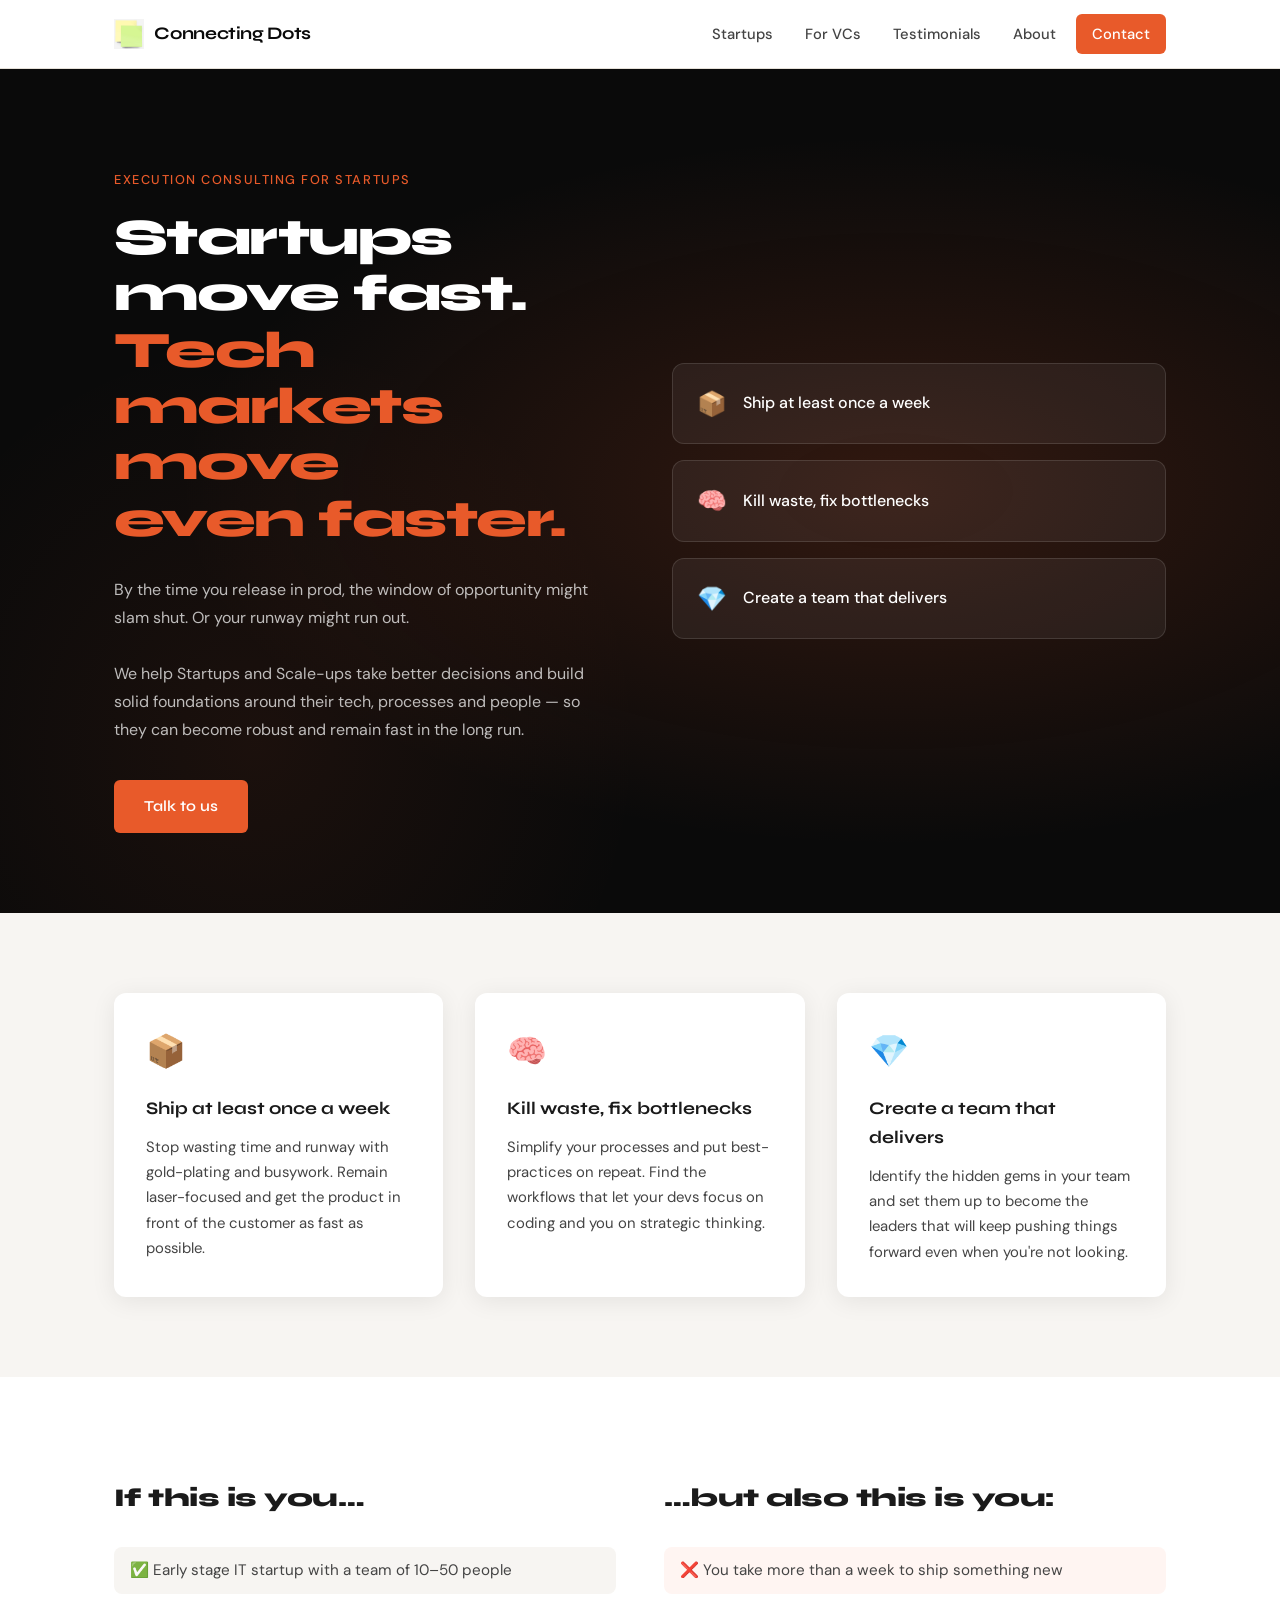
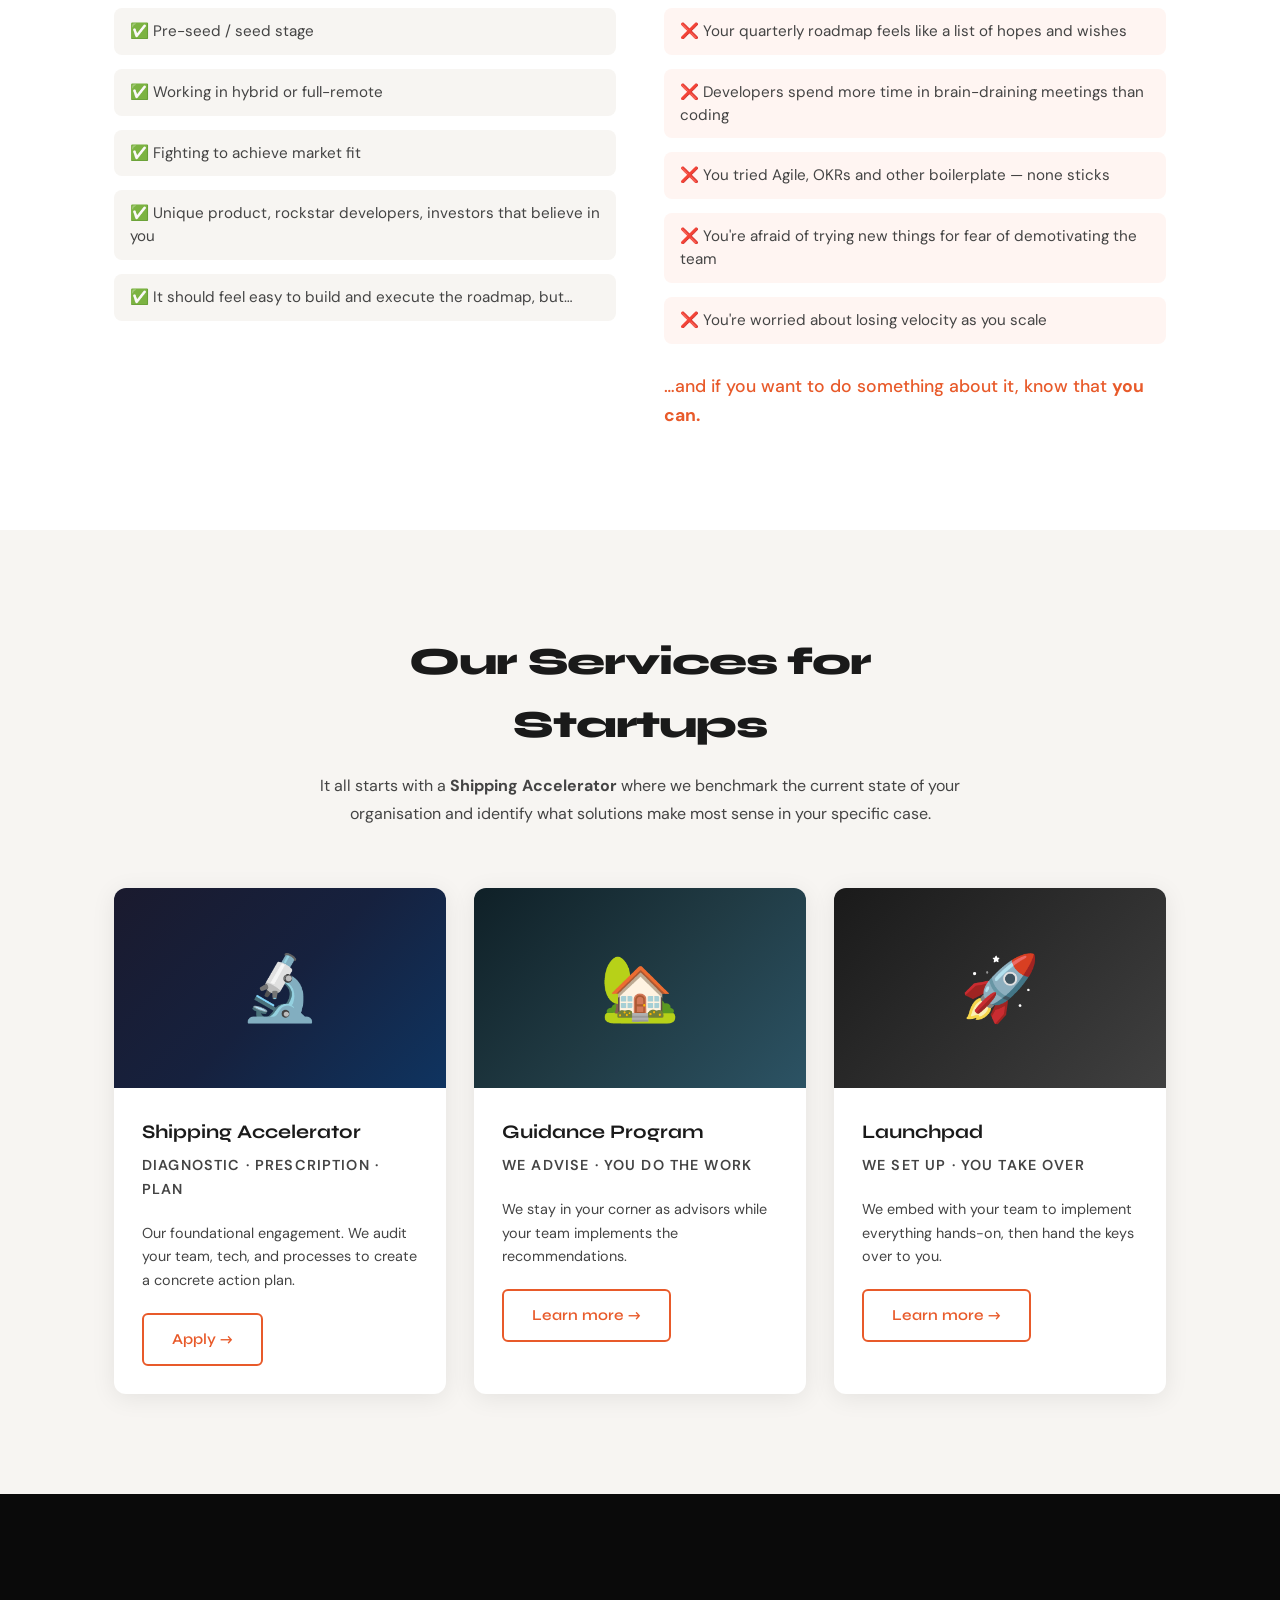
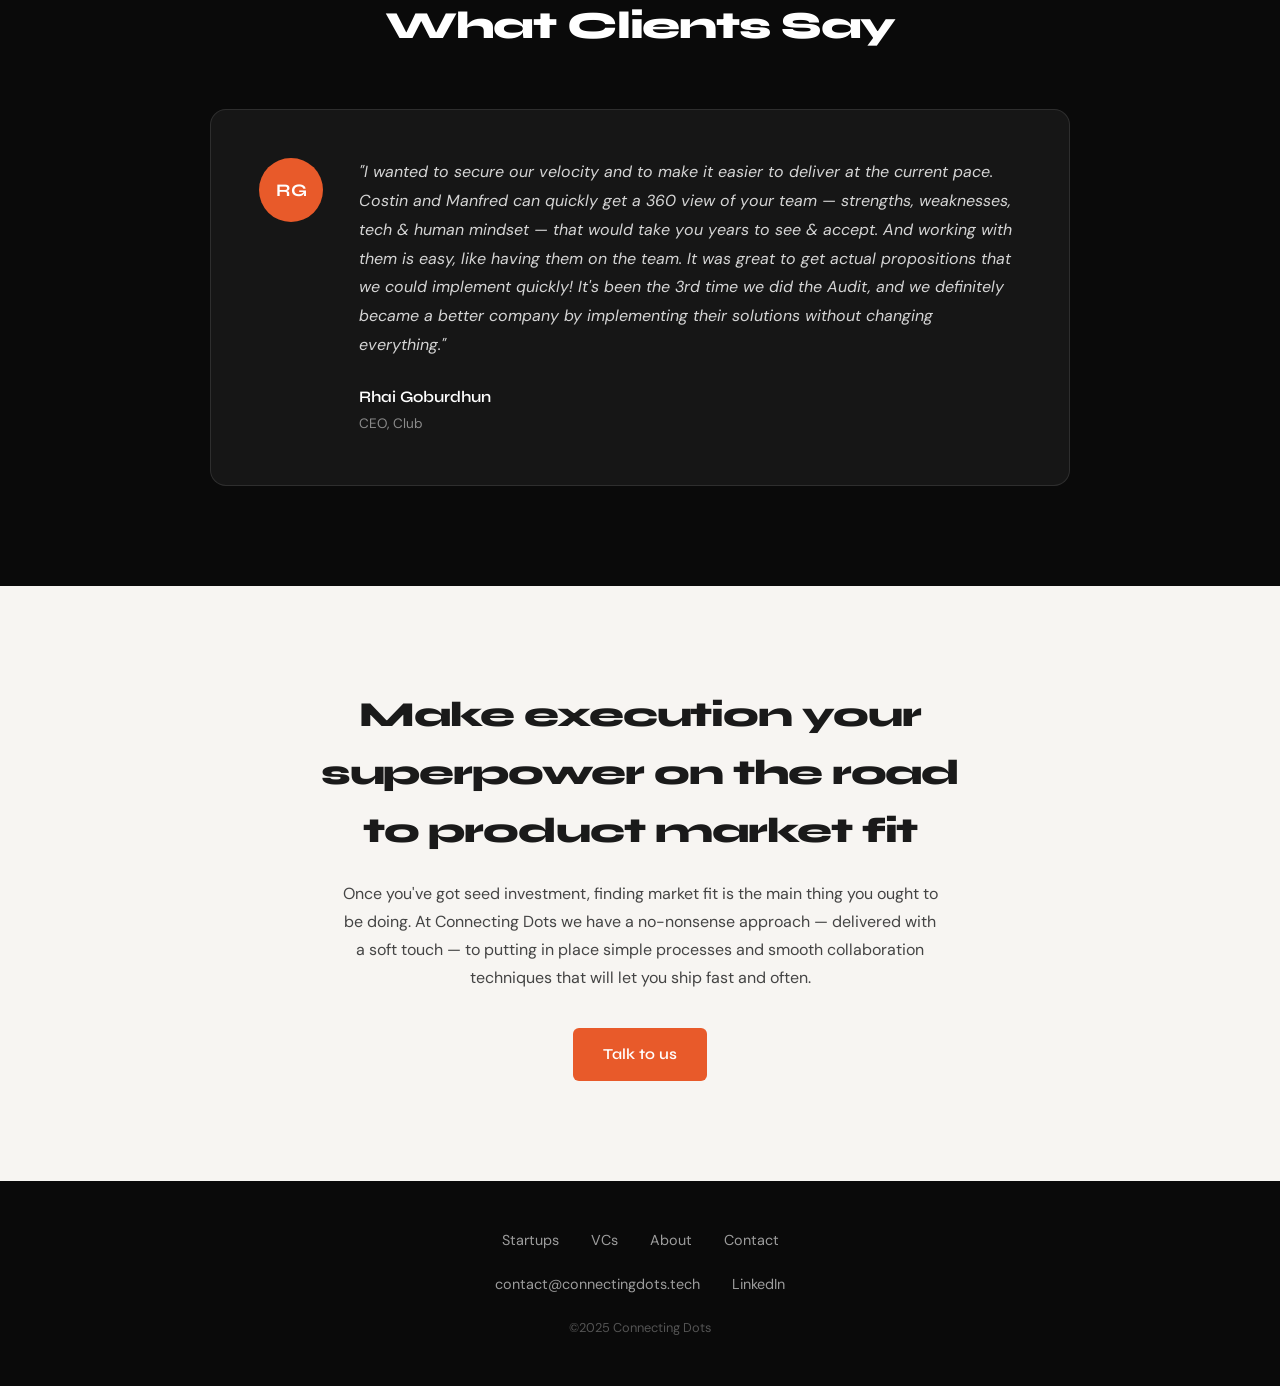
<file: index.html>
<!DOCTYPE html>
<html lang="en">
<head>
  <meta charset="UTF-8" />
  <meta name="viewport" content="width=device-width, initial-scale=1.0"/>
  <title>Connecting Dots — Execution Techniques for Early Stage Startups</title>
  <meta name="description" content="Connecting Dots helps early stage startups ship fast and collaborate effectively so they get more tries at being wrong before they eventually get it right.">
  <link rel="preconnect" href="https://fonts.googleapis.com">
  <link href="https://fonts.googleapis.com/css2?family=Syne:wght@400;600;700;800&family=DM+Sans:ital,wght@0,300;0,400;0,500;1,300&display=swap" rel="stylesheet">
  <link rel="stylesheet" href="style.css">
</head>
<body>

  <!-- NAV -->
  <header class="nav-wrap">
    <nav class="nav">
      <a href="index.html" class="logo">
        <img src="logo.png" alt="Connecting Dots" onerror="this.style.display='none'">
        <span class="logo-text">Connecting Dots</span>
      </a>
      <button class="nav-toggle" aria-label="Toggle menu">&#9776;</button>
      <ul class="nav-links">
        <li><a href="index.html#services">Startups</a>
          <ul class="dropdown">
            <li><a href="shipping-accelerator.html">Shipping Accelerator</a></li>
            <li><a href="guidance-program.html">Guidance Program</a></li>
            <li><a href="launchpad.html">Launchpad</a></li>
          </ul>
        </li>
        <li><a href="vcs.html">For VCs</a>
          <ul class="dropdown">
            <li><a href="flash-audit.html">Flash Technical Audit</a></li>
            <li><a href="due-diligence.html">Deep Dive Due Diligence</a></li>
          </ul>
        </li>
        <li><a href="index.html#testimonials">Testimonials</a></li>
        <li><a href="about.html">About</a></li>
        <li><a href="contact.html" class="nav-cta">Contact</a></li>
      </ul>
    </nav>
  </header>

  <!-- HERO -->
  <section class="hero">
    <div class="hero-bg"></div>
    <div class="container hero-inner">
      <div class="hero-text">
        <p class="hero-eyebrow">Execution consulting for startups</p>
        <h1>Startups move fast.<br><em>Tech markets move<br>even faster.</em></h1>
        <p class="hero-sub">By the time you release in prod, the window of opportunity might slam shut. Or your runway might run out.<br><br>We help Startups and Scale-ups take better decisions and build solid foundations around their tech, processes and people — so they can become robust and remain fast in the long run.</p>
        <a href="contact.html" class="btn btn-primary">Talk to us</a>
      </div>
      <div class="hero-image">
        <div class="hero-card">
          <span class="hero-card-icon">📦</span>
          <span>Ship at least once a week</span>
        </div>
        <div class="hero-card">
          <span class="hero-card-icon">🧠</span>
          <span>Kill waste, fix bottlenecks</span>
        </div>
        <div class="hero-card">
          <span class="hero-card-icon">💎</span>
          <span>Create a team that delivers</span>
        </div>
      </div>
    </div>
  </section>

  <!-- VALUE PROPS -->
  <section class="pillars">
    <div class="container pillars-grid">
      <div class="pillar">
        <div class="pillar-icon">📦</div>
        <h3>Ship at least once a week</h3>
        <p>Stop wasting time and runway with gold-plating and busywork. Remain laser-focused and get the product in front of the customer as fast as possible.</p>
      </div>
      <div class="pillar">
        <div class="pillar-icon">🧠</div>
        <h3>Kill waste, fix bottlenecks</h3>
        <p>Simplify your processes and put best-practices on repeat. Find the workflows that let your devs focus on coding and you on strategic thinking.</p>
      </div>
      <div class="pillar">
        <div class="pillar-icon">💎</div>
        <h3>Create a team that delivers</h3>
        <p>Identify the hidden gems in your team and set them up to become the leaders that will keep pushing things forward even when you're not looking.</p>
      </div>
    </div>
  </section>

  <!-- IS THIS YOU -->
  <section class="fit-section">
    <div class="container fit-grid">
      <div class="fit-col fit-yes">
        <h2>If this is you…</h2>
        <ul>
          <li>✅ Early stage IT startup with a team of 10–50 people</li>
          <li>✅ Pre-seed / seed stage</li>
          <li>✅ Working in hybrid or full-remote</li>
          <li>✅ Fighting to achieve market fit</li>
          <li>✅ Unique product, rockstar developers, investors that believe in you</li>
          <li>✅ It should feel easy to build and execute the roadmap, but…</li>
        </ul>
      </div>
      <div class="fit-col fit-no">
        <h2>…but also this is you:</h2>
        <ul>
          <li>❌ You take more than a week to ship something new</li>
          <li>❌ Your quarterly roadmap feels like a list of hopes and wishes</li>
          <li>❌ Developers spend more time in brain-draining meetings than coding</li>
          <li>❌ You tried Agile, OKRs and other boilerplate — none sticks</li>
          <li>❌ You're afraid of trying new things for fear of demotivating the team</li>
          <li>❌ You're worried about losing velocity as you scale</li>
        </ul>
        <p class="fit-cta-text">…and if you want to do something about it, know that <strong>you can.</strong></p>
      </div>
    </div>
  </section>

  <!-- SERVICES -->
  <section class="services" id="services">
    <div class="container">
      <div class="section-header">
        <h2>Our Services for Startups</h2>
        <p>It all starts with a <strong>Shipping Accelerator</strong> where we benchmark the current state of your organisation and identify what solutions make most sense in your specific case.</p>
      </div>
      <div class="services-grid">
        <div class="service-card">
          <div class="service-img service-img-1"></div>
          <div class="service-body">
            <h3>Shipping Accelerator</h3>
            <p class="service-tag">diagnostic · prescription · plan</p>
            <p>Our foundational engagement. We audit your team, tech, and processes to create a concrete action plan.</p>
            <a href="shipping-accelerator.html" class="btn btn-outline">Apply →</a>
          </div>
        </div>
        <div class="service-card">
          <div class="service-img service-img-2"></div>
          <div class="service-body">
            <h3>Guidance Program</h3>
            <p class="service-tag">we advise · you do the work</p>
            <p>We stay in your corner as advisors while your team implements the recommendations.</p>
            <a href="guidance-program.html" class="btn btn-outline">Learn more →</a>
          </div>
        </div>
        <div class="service-card">
          <div class="service-img service-img-3"></div>
          <div class="service-body">
            <h3>Launchpad</h3>
            <p class="service-tag">we set up · you take over</p>
            <p>We embed with your team to implement everything hands-on, then hand the keys over to you.</p>
            <a href="launchpad.html" class="btn btn-outline">Learn more →</a>
          </div>
        </div>
      </div>
    </div>
  </section>

  <!-- TESTIMONIALS -->
  <section class="testimonials" id="testimonials">
    <div class="container">
      <h2>What Clients Say</h2>
      <div class="testimonial-card">
        <div class="testimonial-avatar">RG</div>
        <div class="testimonial-content">
          <blockquote>
            "I wanted to secure our velocity and to make it easier to deliver at the current pace. Costin and Manfred can quickly get a 360 view of your team — strengths, weaknesses, tech &amp; human mindset — that would take you years to see &amp; accept. And working with them is easy, like having them on the team. It was great to get actual propositions that we could implement quickly! It's been the 3rd time we did the Audit, and we definitely became a better company by implementing their solutions without changing everything."
          </blockquote>
          <div class="testimonial-author">
            <strong>Rhai Goburdhun</strong>
            <span>CEO, Club</span>
          </div>
        </div>
      </div>
    </div>
  </section>

  <!-- FINAL CTA -->
  <section class="final-cta">
    <div class="container">
      <h2>Make execution your superpower on the road to product market fit</h2>
      <p>Once you've got seed investment, finding market fit is the main thing you ought to be doing. At Connecting Dots we have a no-nonsense approach — delivered with a soft touch — to putting in place simple processes and smooth collaboration techniques that will let you ship fast and often.</p>
      <a href="contact.html" class="btn btn-primary">Talk to us</a>
    </div>
  </section>

  <!-- FOOTER -->
  <footer class="footer">
    <div class="container footer-inner">
      <div class="footer-links">
        <a href="index.html">Startups</a>
        <a href="vcs.html">VCs</a>
        <a href="about.html">About</a>
        <a href="contact.html">Contact</a>
      </div>
      <div class="footer-contact">
        <a href="mailto:contact@connectingdots.tech">contact@connectingdots.tech</a>
        <a href="https://www.linkedin.com/company/connecting-dots-tech" target="_blank" rel="noopener">LinkedIn</a>
      </div>
      <p class="footer-copy">©2025 Connecting Dots</p>
    </div>
  </footer>

  <script>
    // Mobile nav toggle
    document.querySelector('.nav-toggle').addEventListener('click', () => {
      document.querySelector('.nav-links').classList.toggle('open');
    });
  </script>
</body>
</html>
</file>
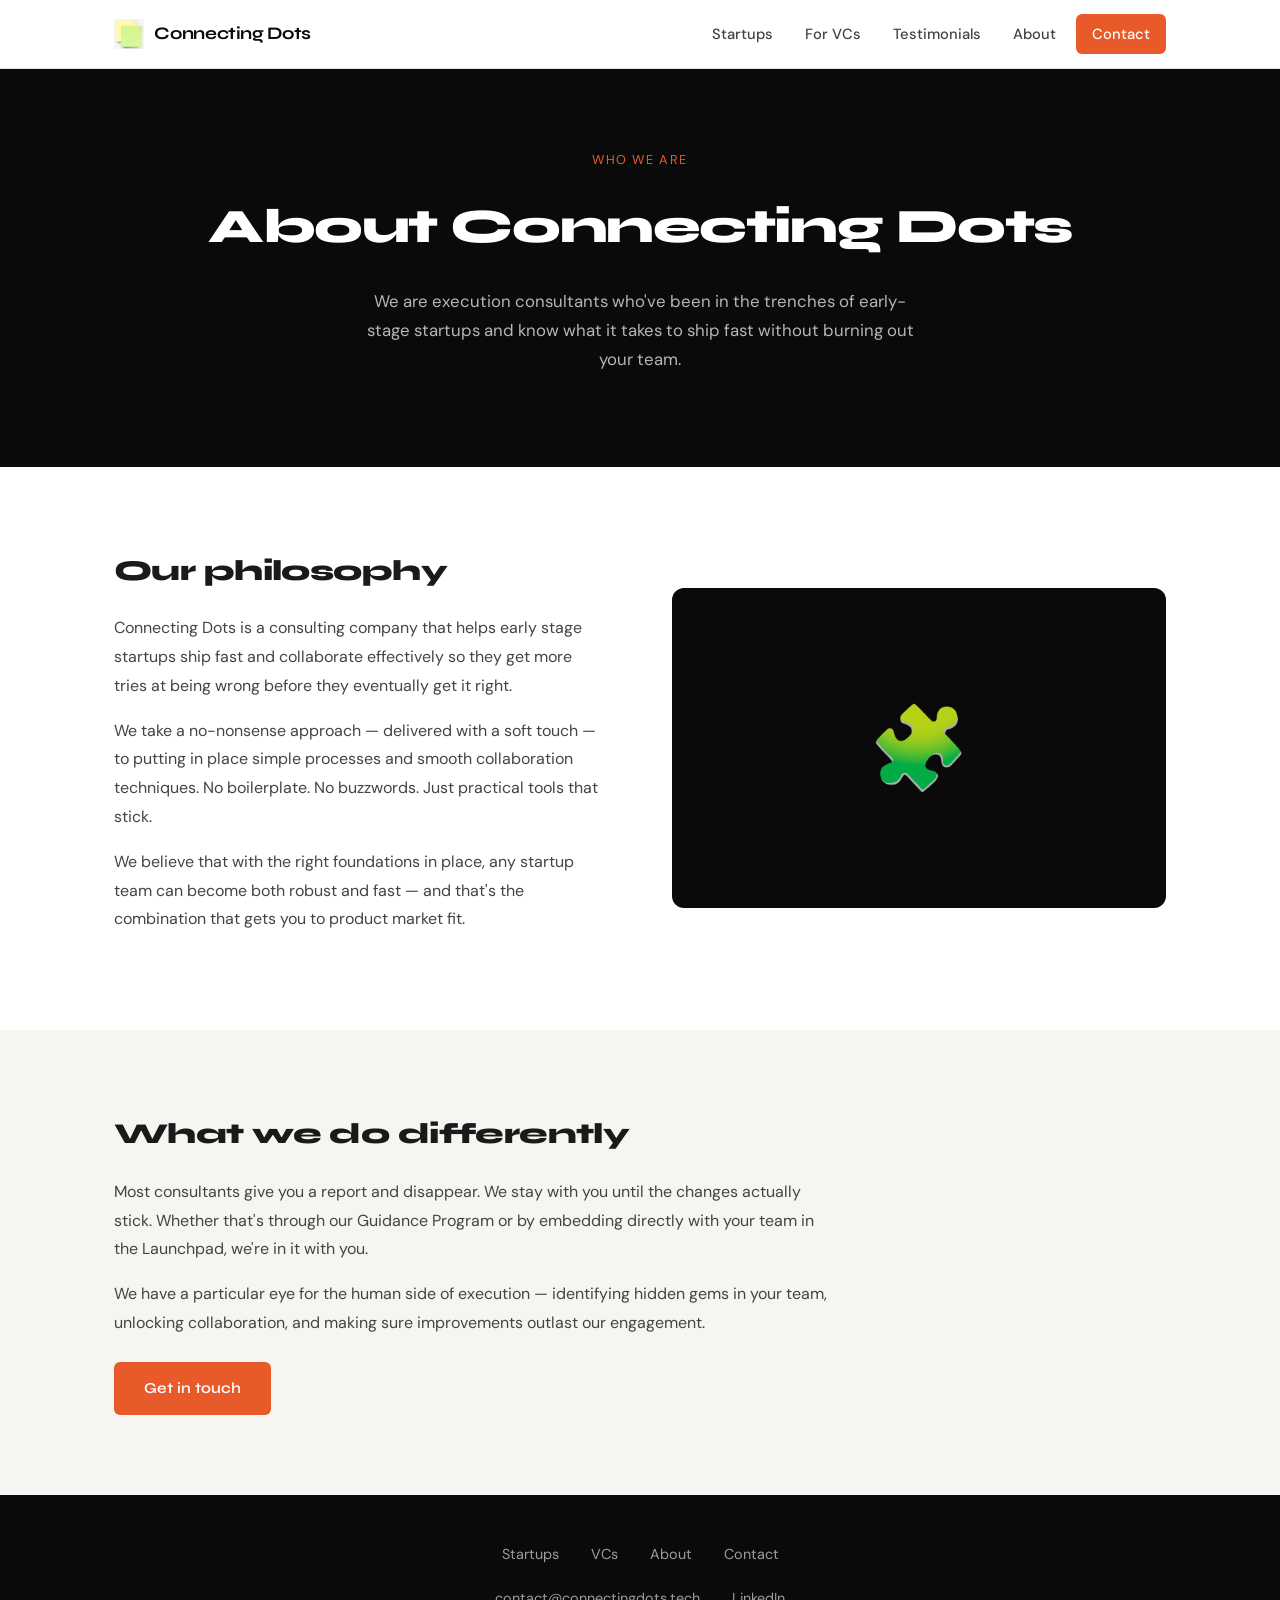
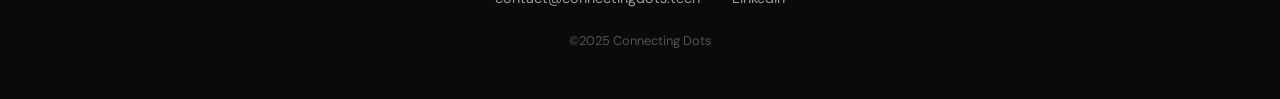
<file: about.html>
<!DOCTYPE html>
<html lang="en">
<head>
  <meta charset="UTF-8"/>
  <meta name="viewport" content="width=device-width, initial-scale=1.0"/>
  <title>About — Connecting Dots</title>
  <link rel="preconnect" href="https://fonts.googleapis.com">
  <link href="https://fonts.googleapis.com/css2?family=Syne:wght@400;600;700;800&family=DM+Sans:ital,wght@0,300;0,400;0,500;1,300&display=swap" rel="stylesheet">
  <link rel="stylesheet" href="style.css">
</head>
<body>
  <header class="nav-wrap">
    <nav class="nav">
      <a href="index.html" class="logo">
        <img src="logo.png" alt="Connecting Dots" onerror="this.style.display='none'">
        <span class="logo-text">Connecting Dots</span>
      </a>
      <button class="nav-toggle" aria-label="Toggle menu">&#9776;</button>
      <ul class="nav-links">
        <li><a href="index.html#services">Startups</a>
          <ul class="dropdown">
            <li><a href="shipping-accelerator.html">Shipping Accelerator</a></li>
            <li><a href="guidance-program.html">Guidance Program</a></li>
            <li><a href="launchpad.html">Launchpad</a></li>
          </ul>
        </li>
        <li><a href="vcs.html">For VCs</a>
          <ul class="dropdown">
            <li><a href="flash-audit.html">Flash Technical Audit</a></li>
            <li><a href="due-diligence.html">Deep Dive Due Diligence</a></li>
          </ul>
        </li>
        <li><a href="index.html#testimonials">Testimonials</a></li>
        <li><a href="about.html">About</a></li>
        <li><a href="contact.html" class="nav-cta">Contact</a></li>
      </ul>
    </nav>
  </header>

  <section class="page-hero">
    <div class="container">
      <p class="eyebrow">Who we are</p>
      <h1>About Connecting Dots</h1>
      <p>We are execution consultants who've been in the trenches of early-stage startups and know what it takes to ship fast without burning out your team.</p>
    </div>
  </section>

  <section class="content-section">
    <div class="container two-col">
      <div>
        <h2>Our philosophy</h2>
        <p>Connecting Dots is a consulting company that helps early stage startups ship fast and collaborate effectively so they get more tries at being wrong before they eventually get it right.</p>
        <p>We take a no-nonsense approach — delivered with a soft touch — to putting in place simple processes and smooth collaboration techniques. No boilerplate. No buzzwords. Just practical tools that stick.</p>
        <p>We believe that with the right foundations in place, any startup team can become both robust and fast — and that's the combination that gets you to product market fit.</p>
      </div>
      <div class="visual">🧩</div>
    </div>
  </section>

  <section class="content-section alt">
    <div class="container">
      <h2>What we do differently</h2>
      <p>Most consultants give you a report and disappear. We stay with you until the changes actually stick. Whether that's through our Guidance Program or by embedding directly with your team in the Launchpad, we're in it with you.</p>
      <p>We have a particular eye for the human side of execution — identifying hidden gems in your team, unlocking collaboration, and making sure improvements outlast our engagement.</p>
      <a href="contact.html" class="btn btn-primary" style="margin-top:8px">Get in touch</a>
    </div>
  </section>

  <footer class="footer">
    <div class="container footer-inner">
      <div class="footer-links">
        <a href="index.html">Startups</a>
        <a href="vcs.html">VCs</a>
        <a href="about.html">About</a>
        <a href="contact.html">Contact</a>
      </div>
      <div class="footer-contact">
        <a href="mailto:contact@connectingdots.tech">contact@connectingdots.tech</a>
        <a href="https://www.linkedin.com/company/connecting-dots-tech" target="_blank" rel="noopener">LinkedIn</a>
      </div>
      <p class="footer-copy">©2025 Connecting Dots</p>
    </div>
  </footer>
  <script>document.querySelector('.nav-toggle').addEventListener('click',()=>document.querySelector('.nav-links').classList.toggle('open'));</script>
</body>
</html>
</file>
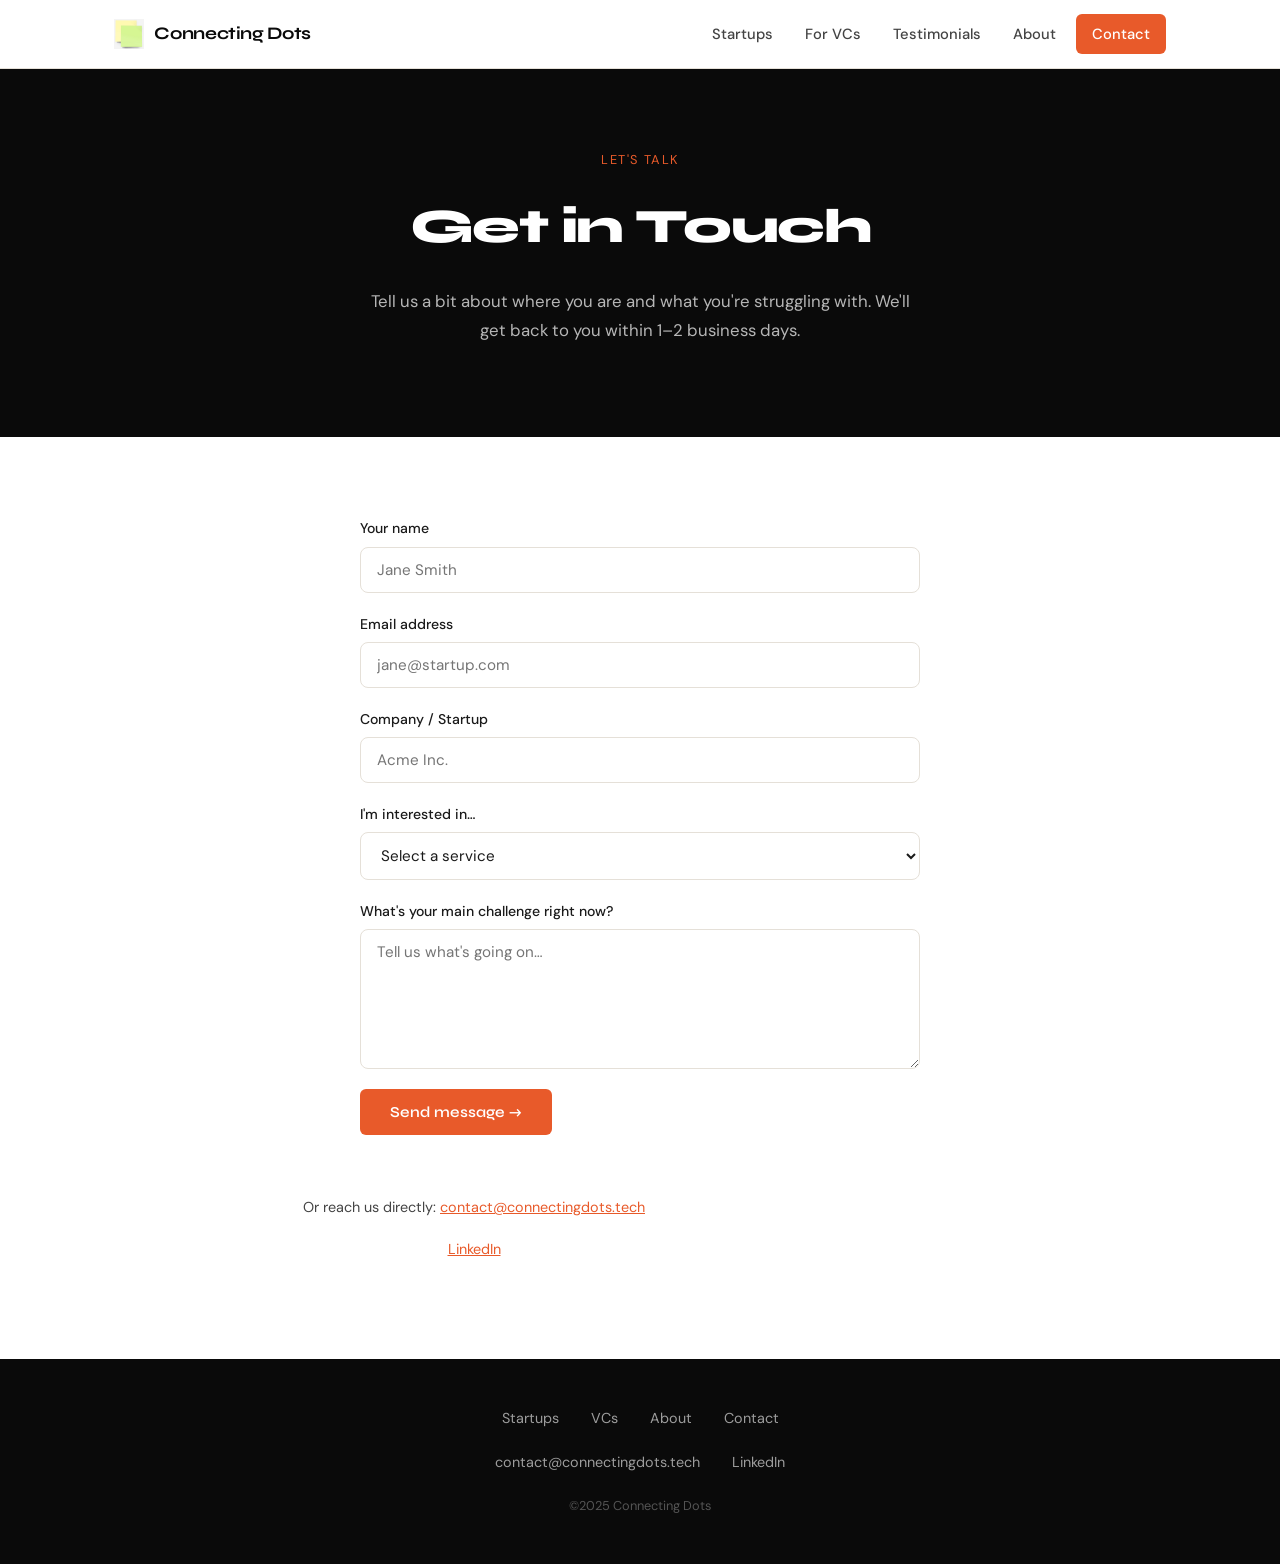
<file: contact.html>
<!DOCTYPE html>
<html lang="en">
<head>
  <meta charset="UTF-8"/>
  <meta name="viewport" content="width=device-width, initial-scale=1.0"/>
  <title>Contact — Connecting Dots</title>
  <link rel="preconnect" href="https://fonts.googleapis.com">
  <link href="https://fonts.googleapis.com/css2?family=Syne:wght@400;600;700;800&family=DM+Sans:ital,wght@0,300;0,400;0,500;1,300&display=swap" rel="stylesheet">
  <link rel="stylesheet" href="style.css">
</head>
<body>
  <header class="nav-wrap">
    <nav class="nav">
      <a href="index.html" class="logo">
        <img src="logo.png" alt="Connecting Dots" onerror="this.style.display='none'">
        <span class="logo-text">Connecting Dots</span>
      </a>
      <button class="nav-toggle" aria-label="Toggle menu">&#9776;</button>
      <ul class="nav-links">
        <li><a href="index.html#services">Startups</a>
          <ul class="dropdown">
            <li><a href="shipping-accelerator.html">Shipping Accelerator</a></li>
            <li><a href="guidance-program.html">Guidance Program</a></li>
            <li><a href="launchpad.html">Launchpad</a></li>
          </ul>
        </li>
        <li><a href="vcs.html">For VCs</a>
          <ul class="dropdown">
            <li><a href="flash-audit.html">Flash Technical Audit</a></li>
            <li><a href="due-diligence.html">Deep Dive Due Diligence</a></li>
          </ul>
        </li>
        <li><a href="index.html#testimonials">Testimonials</a></li>
        <li><a href="about.html">About</a></li>
        <li><a href="contact.html" class="nav-cta">Contact</a></li>
      </ul>
    </nav>
  </header>

  <section class="page-hero">
    <div class="container">
      <p class="eyebrow">Let's talk</p>
      <h1>Get in Touch</h1>
      <p>Tell us a bit about where you are and what you're struggling with. We'll get back to you within 1–2 business days.</p>
    </div>
  </section>

  <section class="content-section">
    <div class="container">
      <form class="contact-form" name="contact" method="POST" data-netlify="true" action="/thanks.html">
        <!-- If not using Netlify, replace with your preferred form service or mailto -->
        <div class="form-group">
          <label for="name">Your name</label>
          <input type="text" id="name" name="name" placeholder="Jane Smith" required>
        </div>
        <div class="form-group">
          <label for="email">Email address</label>
          <input type="email" id="email" name="email" placeholder="jane@startup.com" required>
        </div>
        <div class="form-group">
          <label for="company">Company / Startup</label>
          <input type="text" id="company" name="company" placeholder="Acme Inc.">
        </div>
        <div class="form-group">
          <label for="interest">I'm interested in…</label>
          <select id="interest" name="interest">
            <option value="">Select a service</option>
            <option>Shipping Accelerator</option>
            <option>Guidance Program</option>
            <option>Launchpad</option>
            <option>Flash Technical Audit (for VCs)</option>
            <option>Deep Dive Due Diligence (for VCs)</option>
            <option>Just exploring</option>
          </select>
        </div>
        <div class="form-group">
          <label for="message">What's your main challenge right now?</label>
          <textarea id="message" name="message" placeholder="Tell us what's going on…"></textarea>
        </div>
        <button type="submit" class="btn btn-primary" style="align-self: flex-start">Send message →</button>
      </form>

      <div style="margin-top: 60px; text-align: center; color: var(--light-text); font-size: 0.9rem;">
        <p>Or reach us directly: <a href="mailto:contact@connectingdots.tech" style="color:var(--accent)">contact@connectingdots.tech</a></p>
        <p style="margin-top:8px"><a href="https://www.linkedin.com/company/connecting-dots-tech" target="_blank" style="color:var(--accent)">LinkedIn</a></p>
      </div>
    </div>
  </section>

  <footer class="footer">
    <div class="container footer-inner">
      <div class="footer-links">
        <a href="index.html">Startups</a>
        <a href="vcs.html">VCs</a>
        <a href="about.html">About</a>
        <a href="contact.html">Contact</a>
      </div>
      <div class="footer-contact">
        <a href="mailto:contact@connectingdots.tech">contact@connectingdots.tech</a>
        <a href="https://www.linkedin.com/company/connecting-dots-tech" target="_blank" rel="noopener">LinkedIn</a>
      </div>
      <p class="footer-copy">©2025 Connecting Dots</p>
    </div>
  </footer>
  <script>document.querySelector('.nav-toggle').addEventListener('click',()=>document.querySelector('.nav-links').classList.toggle('open'));</script>
</body>
</html>
</file>
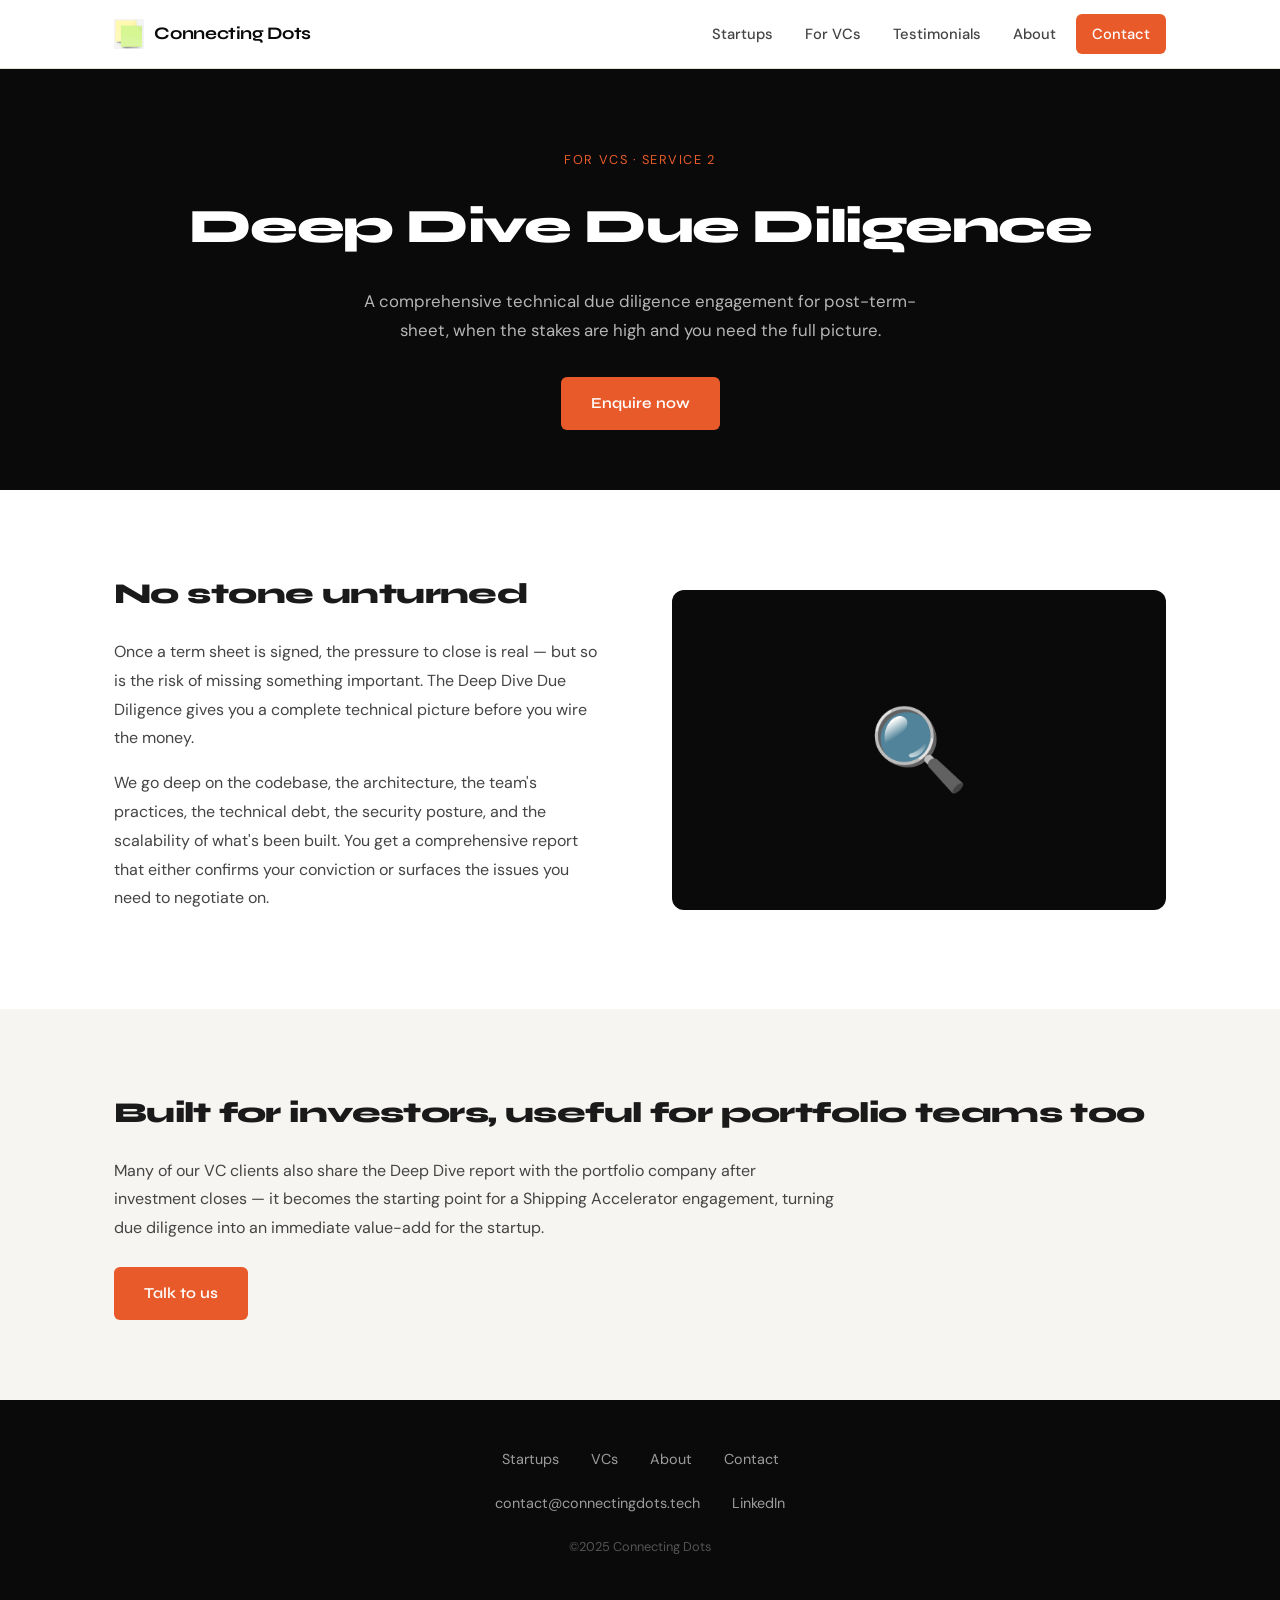
<file: due-diligence.html>
<!DOCTYPE html>
<html lang="en">
<head>
  <meta charset="UTF-8"/>
  <meta name="viewport" content="width=device-width, initial-scale=1.0"/>
  <title>Deep Dive Due Diligence — Connecting Dots</title>
  <link rel="preconnect" href="https://fonts.googleapis.com">
  <link href="https://fonts.googleapis.com/css2?family=Syne:wght@400;600;700;800&family=DM+Sans:ital,wght@0,300;0,400;0,500;1,300&display=swap" rel="stylesheet">
  <link rel="stylesheet" href="style.css">
</head>
<body>
  <header class="nav-wrap">
    <nav class="nav">
      <a href="index.html" class="logo"><img src="logo.png" alt="" onerror="this.style.display='none'"><span class="logo-text">Connecting Dots</span></a>
      <button class="nav-toggle">&#9776;</button>
      <ul class="nav-links">
        <li><a href="index.html#services">Startups</a><ul class="dropdown"><li><a href="shipping-accelerator.html">Shipping Accelerator</a></li><li><a href="guidance-program.html">Guidance Program</a></li><li><a href="launchpad.html">Launchpad</a></li></ul></li>
        <li><a href="vcs.html">For VCs</a><ul class="dropdown"><li><a href="flash-audit.html">Flash Technical Audit</a></li><li><a href="due-diligence.html">Deep Dive Due Diligence</a></li></ul></li>
        <li><a href="index.html#testimonials">Testimonials</a></li>
        <li><a href="about.html">About</a></li>
        <li><a href="contact.html" class="nav-cta">Contact</a></li>
      </ul>
    </nav>
  </header>
  <section class="page-hero">
    <div class="container">
      <p class="eyebrow">For VCs · Service 2</p>
      <h1>Deep Dive Due Diligence</h1>
      <p>A comprehensive technical due diligence engagement for post-term-sheet, when the stakes are high and you need the full picture.</p>
      <a href="contact.html" class="btn btn-primary">Enquire now</a>
    </div>
  </section>
  <section class="content-section">
    <div class="container two-col">
      <div>
        <h2>No stone unturned</h2>
        <p>Once a term sheet is signed, the pressure to close is real — but so is the risk of missing something important. The Deep Dive Due Diligence gives you a complete technical picture before you wire the money.</p>
        <p>We go deep on the codebase, the architecture, the team's practices, the technical debt, the security posture, and the scalability of what's been built. You get a comprehensive report that either confirms your conviction or surfaces the issues you need to negotiate on.</p>
      </div>
      <div class="visual">🔍</div>
    </div>
  </section>
  <section class="content-section alt">
    <div class="container">
      <h2>Built for investors, useful for portfolio teams too</h2>
      <p>Many of our VC clients also share the Deep Dive report with the portfolio company after investment closes — it becomes the starting point for a Shipping Accelerator engagement, turning due diligence into an immediate value-add for the startup.</p>
      <a href="contact.html" class="btn btn-primary" style="margin-top:8px">Talk to us</a>
    </div>
  </section>
  <footer class="footer"><div class="container footer-inner"><div class="footer-links"><a href="index.html">Startups</a><a href="vcs.html">VCs</a><a href="about.html">About</a><a href="contact.html">Contact</a></div><div class="footer-contact"><a href="mailto:contact@connectingdots.tech">contact@connectingdots.tech</a><a href="https://www.linkedin.com/company/connecting-dots-tech" target="_blank">LinkedIn</a></div><p class="footer-copy">©2025 Connecting Dots</p></div></footer>
  <script>document.querySelector('.nav-toggle').addEventListener('click',()=>document.querySelector('.nav-links').classList.toggle('open'));</script>
</body>
</html>
</file>
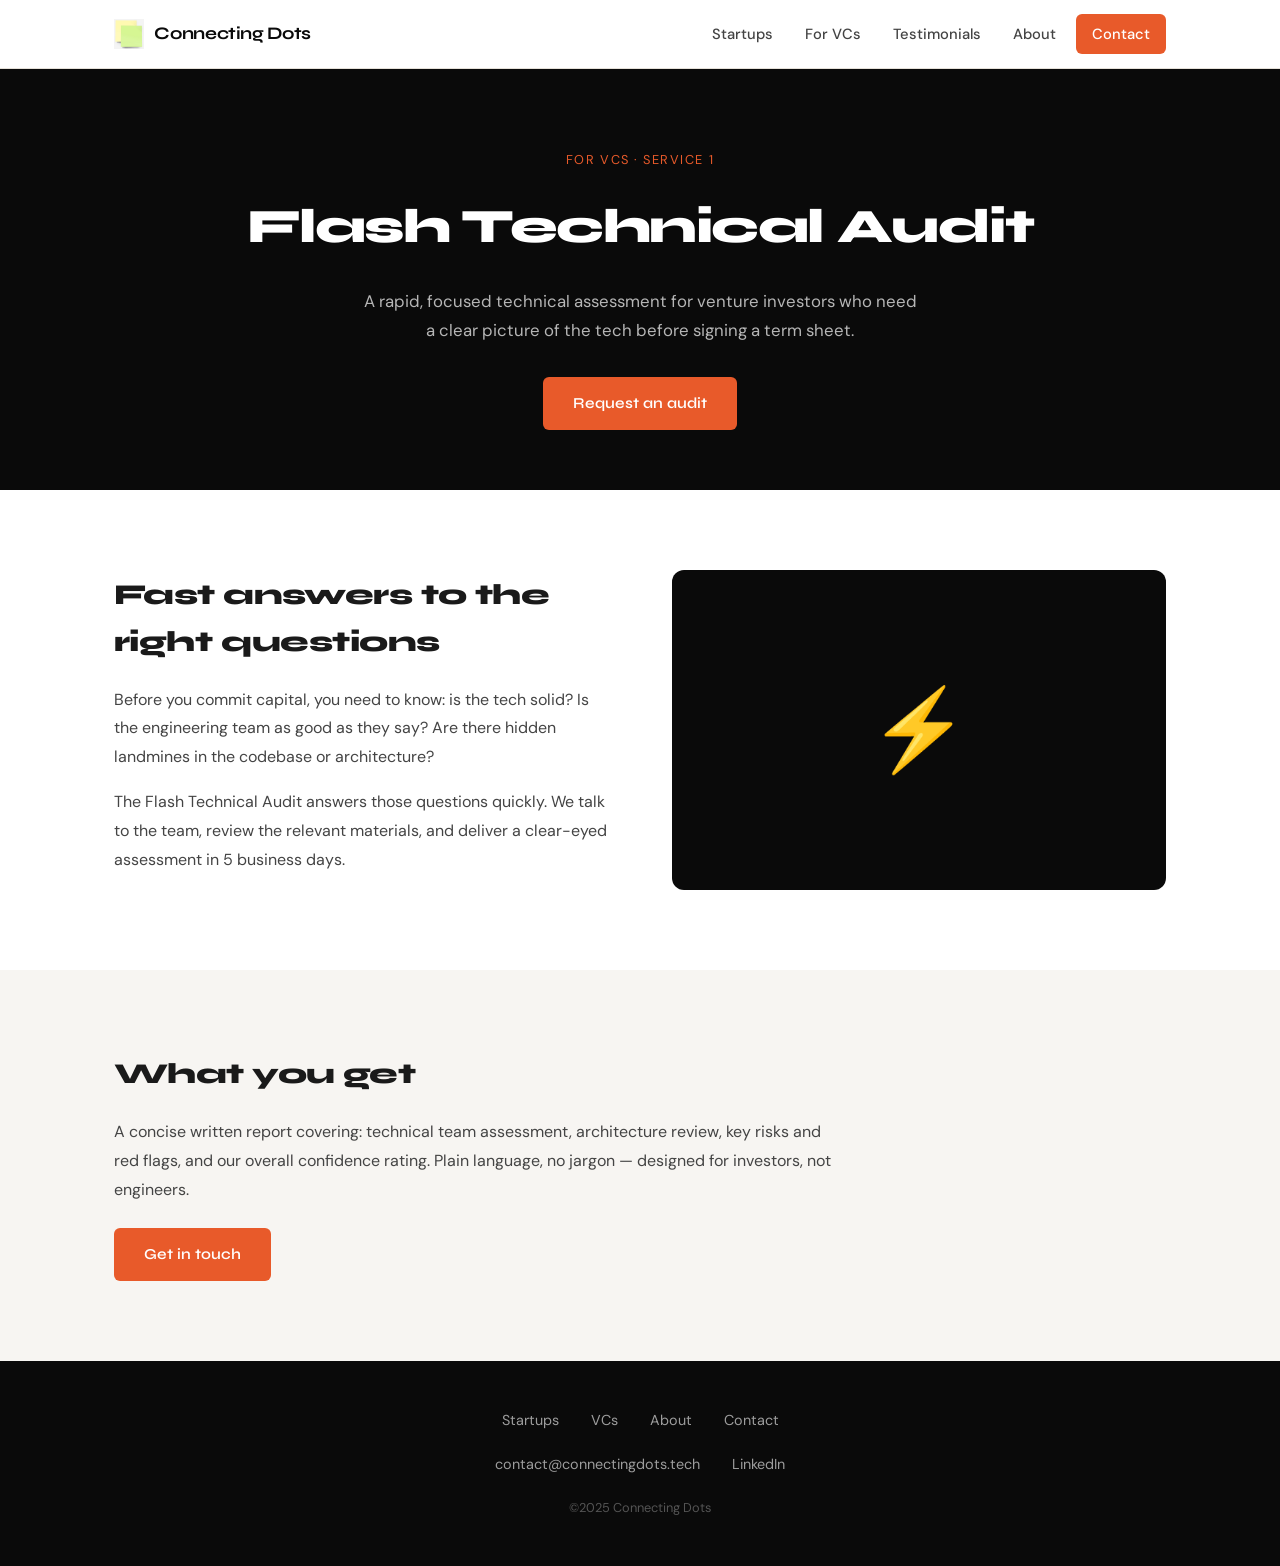
<file: flash-audit.html>
<!DOCTYPE html>
<html lang="en">
<head>
  <meta charset="UTF-8"/>
  <meta name="viewport" content="width=device-width, initial-scale=1.0"/>
  <title>Flash Technical Audit — Connecting Dots</title>
  <link rel="preconnect" href="https://fonts.googleapis.com">
  <link href="https://fonts.googleapis.com/css2?family=Syne:wght@400;600;700;800&family=DM+Sans:ital,wght@0,300;0,400;0,500;1,300&display=swap" rel="stylesheet">
  <link rel="stylesheet" href="style.css">
</head>
<body>
  <header class="nav-wrap">
    <nav class="nav">
      <a href="index.html" class="logo"><img src="logo.png" alt="" onerror="this.style.display='none'"><span class="logo-text">Connecting Dots</span></a>
      <button class="nav-toggle">&#9776;</button>
      <ul class="nav-links">
        <li><a href="index.html#services">Startups</a><ul class="dropdown"><li><a href="shipping-accelerator.html">Shipping Accelerator</a></li><li><a href="guidance-program.html">Guidance Program</a></li><li><a href="launchpad.html">Launchpad</a></li></ul></li>
        <li><a href="vcs.html">For VCs</a><ul class="dropdown"><li><a href="flash-audit.html">Flash Technical Audit</a></li><li><a href="due-diligence.html">Deep Dive Due Diligence</a></li></ul></li>
        <li><a href="index.html#testimonials">Testimonials</a></li>
        <li><a href="about.html">About</a></li>
        <li><a href="contact.html" class="nav-cta">Contact</a></li>
      </ul>
    </nav>
  </header>
  <section class="page-hero">
    <div class="container">
      <p class="eyebrow">For VCs · Service 1</p>
      <h1>Flash Technical Audit</h1>
      <p>A rapid, focused technical assessment for venture investors who need a clear picture of the tech before signing a term sheet.</p>
      <a href="contact.html" class="btn btn-primary">Request an audit</a>
    </div>
  </section>
  <section class="content-section">
    <div class="container two-col">
      <div>
        <h2>Fast answers to the right questions</h2>
        <p>Before you commit capital, you need to know: is the tech solid? Is the engineering team as good as they say? Are there hidden landmines in the codebase or architecture?</p>
        <p>The Flash Technical Audit answers those questions quickly. We talk to the team, review the relevant materials, and deliver a clear-eyed assessment in 5 business days.</p>
      </div>
      <div class="visual">⚡</div>
    </div>
  </section>
  <section class="content-section alt">
    <div class="container">
      <h2>What you get</h2>
      <p>A concise written report covering: technical team assessment, architecture review, key risks and red flags, and our overall confidence rating. Plain language, no jargon — designed for investors, not engineers.</p>
      <a href="contact.html" class="btn btn-primary" style="margin-top:8px">Get in touch</a>
    </div>
  </section>
  <footer class="footer"><div class="container footer-inner"><div class="footer-links"><a href="index.html">Startups</a><a href="vcs.html">VCs</a><a href="about.html">About</a><a href="contact.html">Contact</a></div><div class="footer-contact"><a href="mailto:contact@connectingdots.tech">contact@connectingdots.tech</a><a href="https://www.linkedin.com/company/connecting-dots-tech" target="_blank">LinkedIn</a></div><p class="footer-copy">©2025 Connecting Dots</p></div></footer>
  <script>document.querySelector('.nav-toggle').addEventListener('click',()=>document.querySelector('.nav-links').classList.toggle('open'));</script>
</body>
</html>
</file>
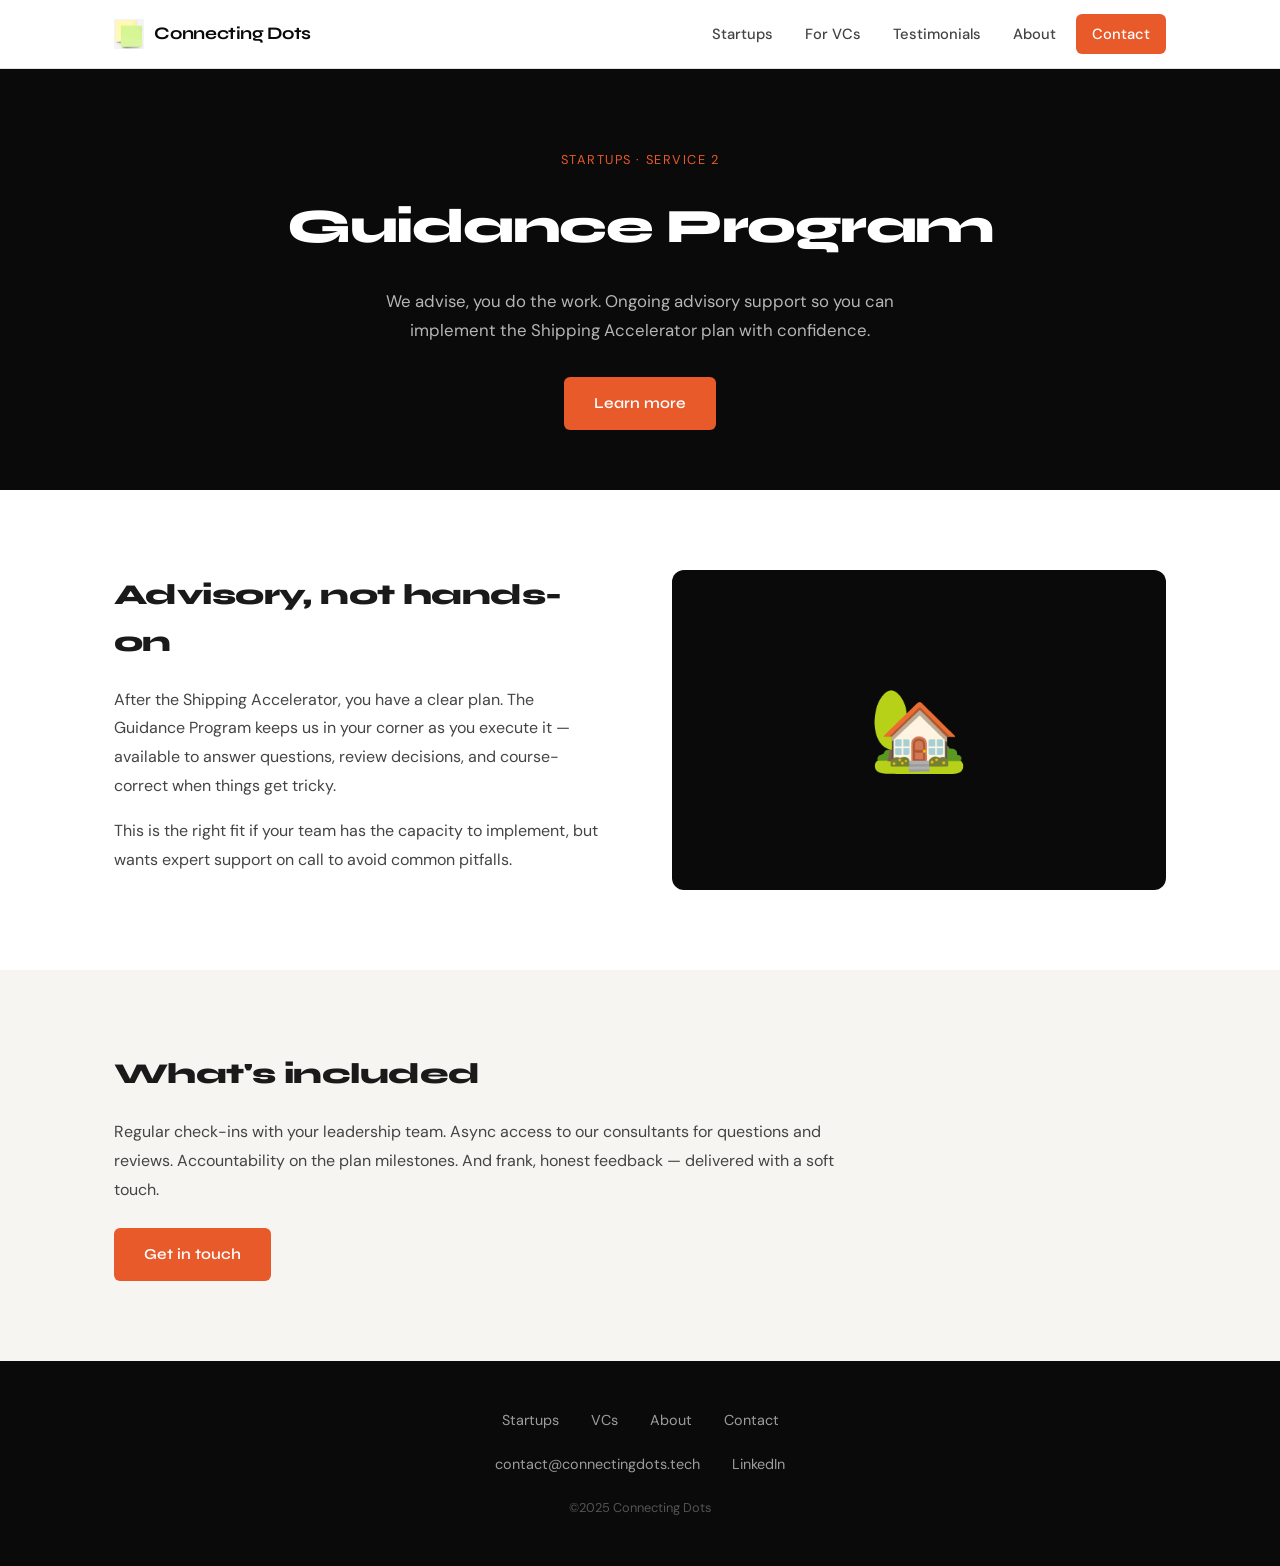
<file: guidance-program.html>
<!-- guidance-program.html -->
<!DOCTYPE html>
<html lang="en">
<head>
  <meta charset="UTF-8"/>
  <meta name="viewport" content="width=device-width, initial-scale=1.0"/>
  <title>Guidance Program — Connecting Dots</title>
  <link rel="preconnect" href="https://fonts.googleapis.com">
  <link href="https://fonts.googleapis.com/css2?family=Syne:wght@400;600;700;800&family=DM+Sans:ital,wght@0,300;0,400;0,500;1,300&display=swap" rel="stylesheet">
  <link rel="stylesheet" href="style.css">
</head>
<body>
  <header class="nav-wrap">
    <nav class="nav">
      <a href="index.html" class="logo"><img src="logo.png" alt="" onerror="this.style.display='none'"><span class="logo-text">Connecting Dots</span></a>
      <button class="nav-toggle">&#9776;</button>
      <ul class="nav-links">
        <li><a href="index.html#services">Startups</a><ul class="dropdown"><li><a href="shipping-accelerator.html">Shipping Accelerator</a></li><li><a href="guidance-program.html">Guidance Program</a></li><li><a href="launchpad.html">Launchpad</a></li></ul></li>
        <li><a href="vcs.html">For VCs</a><ul class="dropdown"><li><a href="flash-audit.html">Flash Technical Audit</a></li><li><a href="due-diligence.html">Deep Dive Due Diligence</a></li></ul></li>
        <li><a href="index.html#testimonials">Testimonials</a></li>
        <li><a href="about.html">About</a></li>
        <li><a href="contact.html" class="nav-cta">Contact</a></li>
      </ul>
    </nav>
  </header>
  <section class="page-hero">
    <div class="container">
      <p class="eyebrow">Startups · Service 2</p>
      <h1>Guidance Program</h1>
      <p>We advise, you do the work. Ongoing advisory support so you can implement the Shipping Accelerator plan with confidence.</p>
      <a href="contact.html" class="btn btn-primary">Learn more</a>
    </div>
  </section>
  <section class="content-section">
    <div class="container two-col">
      <div>
        <h2>Advisory, not hands-on</h2>
        <p>After the Shipping Accelerator, you have a clear plan. The Guidance Program keeps us in your corner as you execute it — available to answer questions, review decisions, and course-correct when things get tricky.</p>
        <p>This is the right fit if your team has the capacity to implement, but wants expert support on call to avoid common pitfalls.</p>
      </div>
      <div class="visual">🏡</div>
    </div>
  </section>
  <section class="content-section alt">
    <div class="container">
      <h2>What's included</h2>
      <p>Regular check-ins with your leadership team. Async access to our consultants for questions and reviews. Accountability on the plan milestones. And frank, honest feedback — delivered with a soft touch.</p>
      <a href="contact.html" class="btn btn-primary" style="margin-top:8px">Get in touch</a>
    </div>
  </section>
  <footer class="footer"><div class="container footer-inner"><div class="footer-links"><a href="index.html">Startups</a><a href="vcs.html">VCs</a><a href="about.html">About</a><a href="contact.html">Contact</a></div><div class="footer-contact"><a href="mailto:contact@connectingdots.tech">contact@connectingdots.tech</a><a href="https://www.linkedin.com/company/connecting-dots-tech" target="_blank">LinkedIn</a></div><p class="footer-copy">©2025 Connecting Dots</p></div></footer>
  <script>document.querySelector('.nav-toggle').addEventListener('click',()=>document.querySelector('.nav-links').classList.toggle('open'));</script>
</body>
</html>
</file>
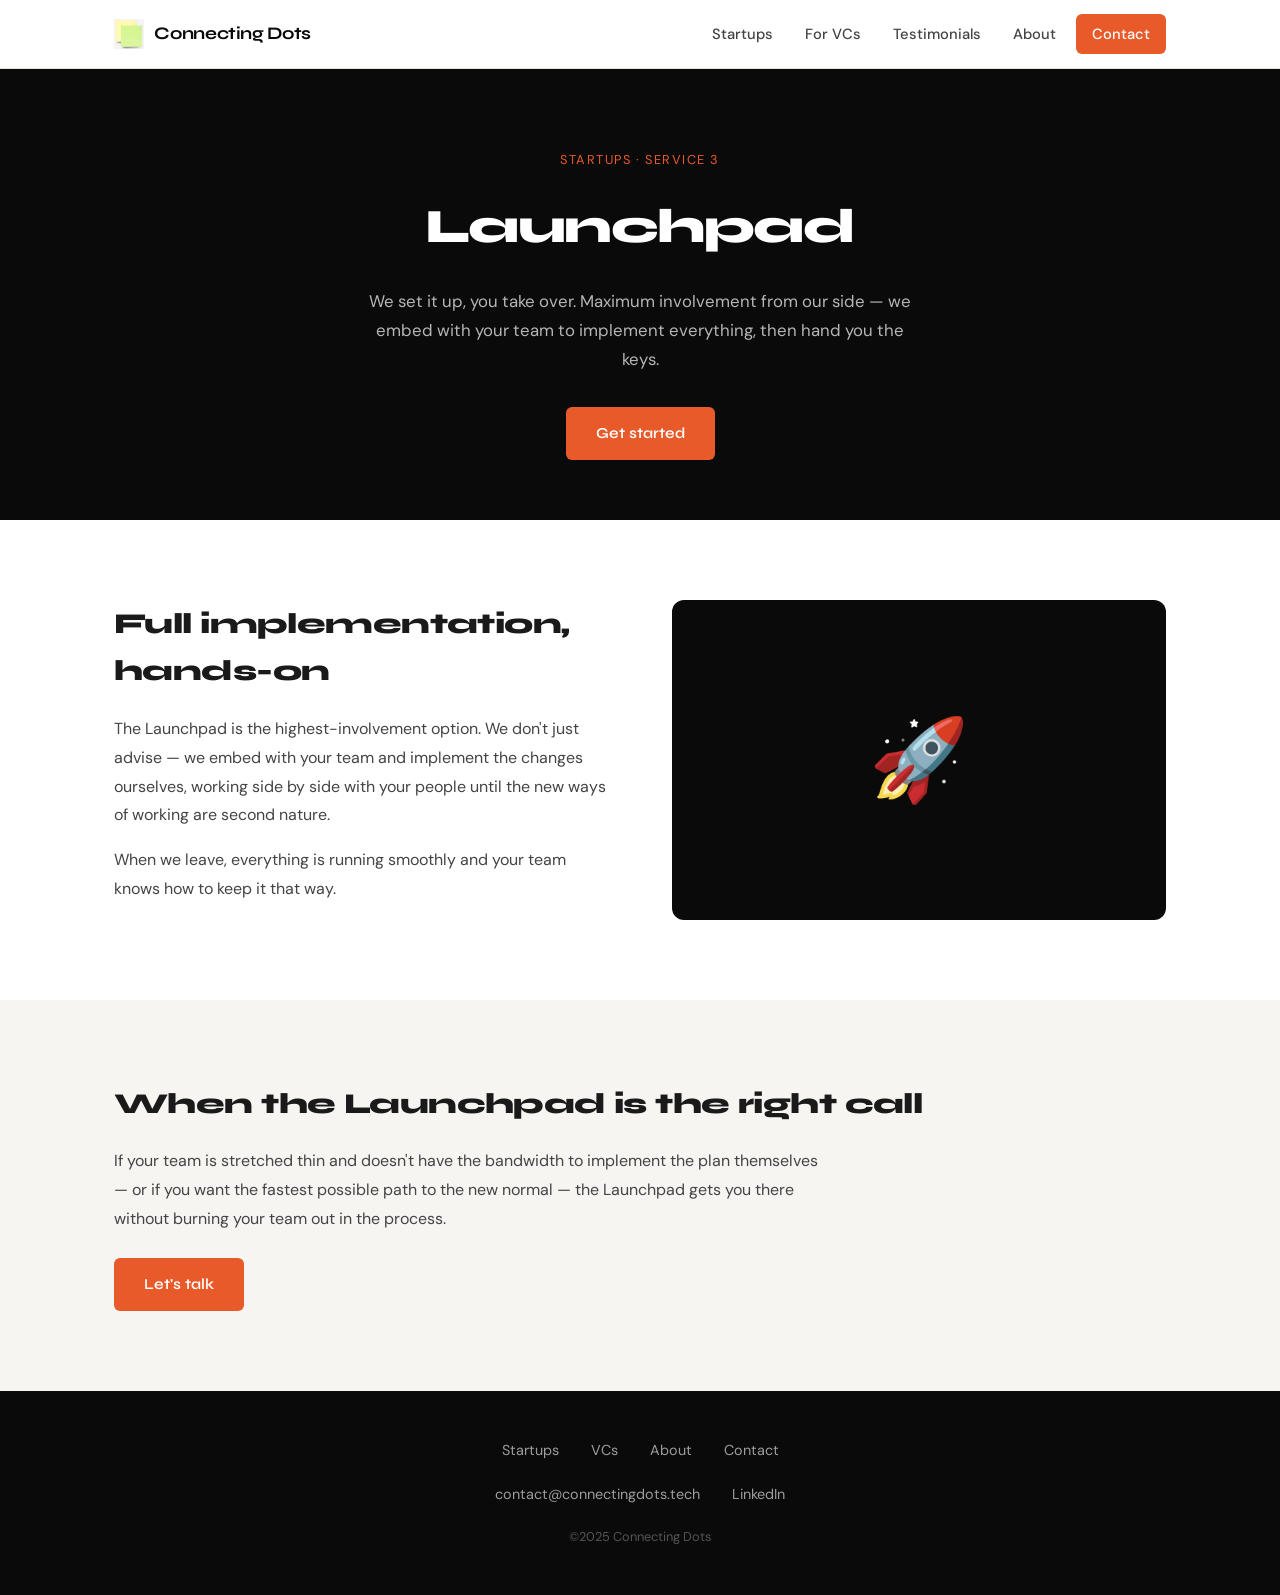
<file: launchpad.html>
<!DOCTYPE html>
<html lang="en">
<head>
  <meta charset="UTF-8"/>
  <meta name="viewport" content="width=device-width, initial-scale=1.0"/>
  <title>Launchpad — Connecting Dots</title>
  <link rel="preconnect" href="https://fonts.googleapis.com">
  <link href="https://fonts.googleapis.com/css2?family=Syne:wght@400;600;700;800&family=DM+Sans:ital,wght@0,300;0,400;0,500;1,300&display=swap" rel="stylesheet">
  <link rel="stylesheet" href="style.css">
</head>
<body>
  <header class="nav-wrap">
    <nav class="nav">
      <a href="index.html" class="logo"><img src="logo.png" alt="" onerror="this.style.display='none'"><span class="logo-text">Connecting Dots</span></a>
      <button class="nav-toggle">&#9776;</button>
      <ul class="nav-links">
        <li><a href="index.html#services">Startups</a><ul class="dropdown"><li><a href="shipping-accelerator.html">Shipping Accelerator</a></li><li><a href="guidance-program.html">Guidance Program</a></li><li><a href="launchpad.html">Launchpad</a></li></ul></li>
        <li><a href="vcs.html">For VCs</a><ul class="dropdown"><li><a href="flash-audit.html">Flash Technical Audit</a></li><li><a href="due-diligence.html">Deep Dive Due Diligence</a></li></ul></li>
        <li><a href="index.html#testimonials">Testimonials</a></li>
        <li><a href="about.html">About</a></li>
        <li><a href="contact.html" class="nav-cta">Contact</a></li>
      </ul>
    </nav>
  </header>
  <section class="page-hero">
    <div class="container">
      <p class="eyebrow">Startups · Service 3</p>
      <h1>Launchpad</h1>
      <p>We set it up, you take over. Maximum involvement from our side — we embed with your team to implement everything, then hand you the keys.</p>
      <a href="contact.html" class="btn btn-primary">Get started</a>
    </div>
  </section>
  <section class="content-section">
    <div class="container two-col">
      <div>
        <h2>Full implementation, hands-on</h2>
        <p>The Launchpad is the highest-involvement option. We don't just advise — we embed with your team and implement the changes ourselves, working side by side with your people until the new ways of working are second nature.</p>
        <p>When we leave, everything is running smoothly and your team knows how to keep it that way.</p>
      </div>
      <div class="visual">🚀</div>
    </div>
  </section>
  <section class="content-section alt">
    <div class="container">
      <h2>When the Launchpad is the right call</h2>
      <p>If your team is stretched thin and doesn't have the bandwidth to implement the plan themselves — or if you want the fastest possible path to the new normal — the Launchpad gets you there without burning your team out in the process.</p>
      <a href="contact.html" class="btn btn-primary" style="margin-top:8px">Let's talk</a>
    </div>
  </section>
  <footer class="footer"><div class="container footer-inner"><div class="footer-links"><a href="index.html">Startups</a><a href="vcs.html">VCs</a><a href="about.html">About</a><a href="contact.html">Contact</a></div><div class="footer-contact"><a href="mailto:contact@connectingdots.tech">contact@connectingdots.tech</a><a href="https://www.linkedin.com/company/connecting-dots-tech" target="_blank">LinkedIn</a></div><p class="footer-copy">©2025 Connecting Dots</p></div></footer>
  <script>document.querySelector('.nav-toggle').addEventListener('click',()=>document.querySelector('.nav-links').classList.toggle('open'));</script>
</body>
</html>
</file>
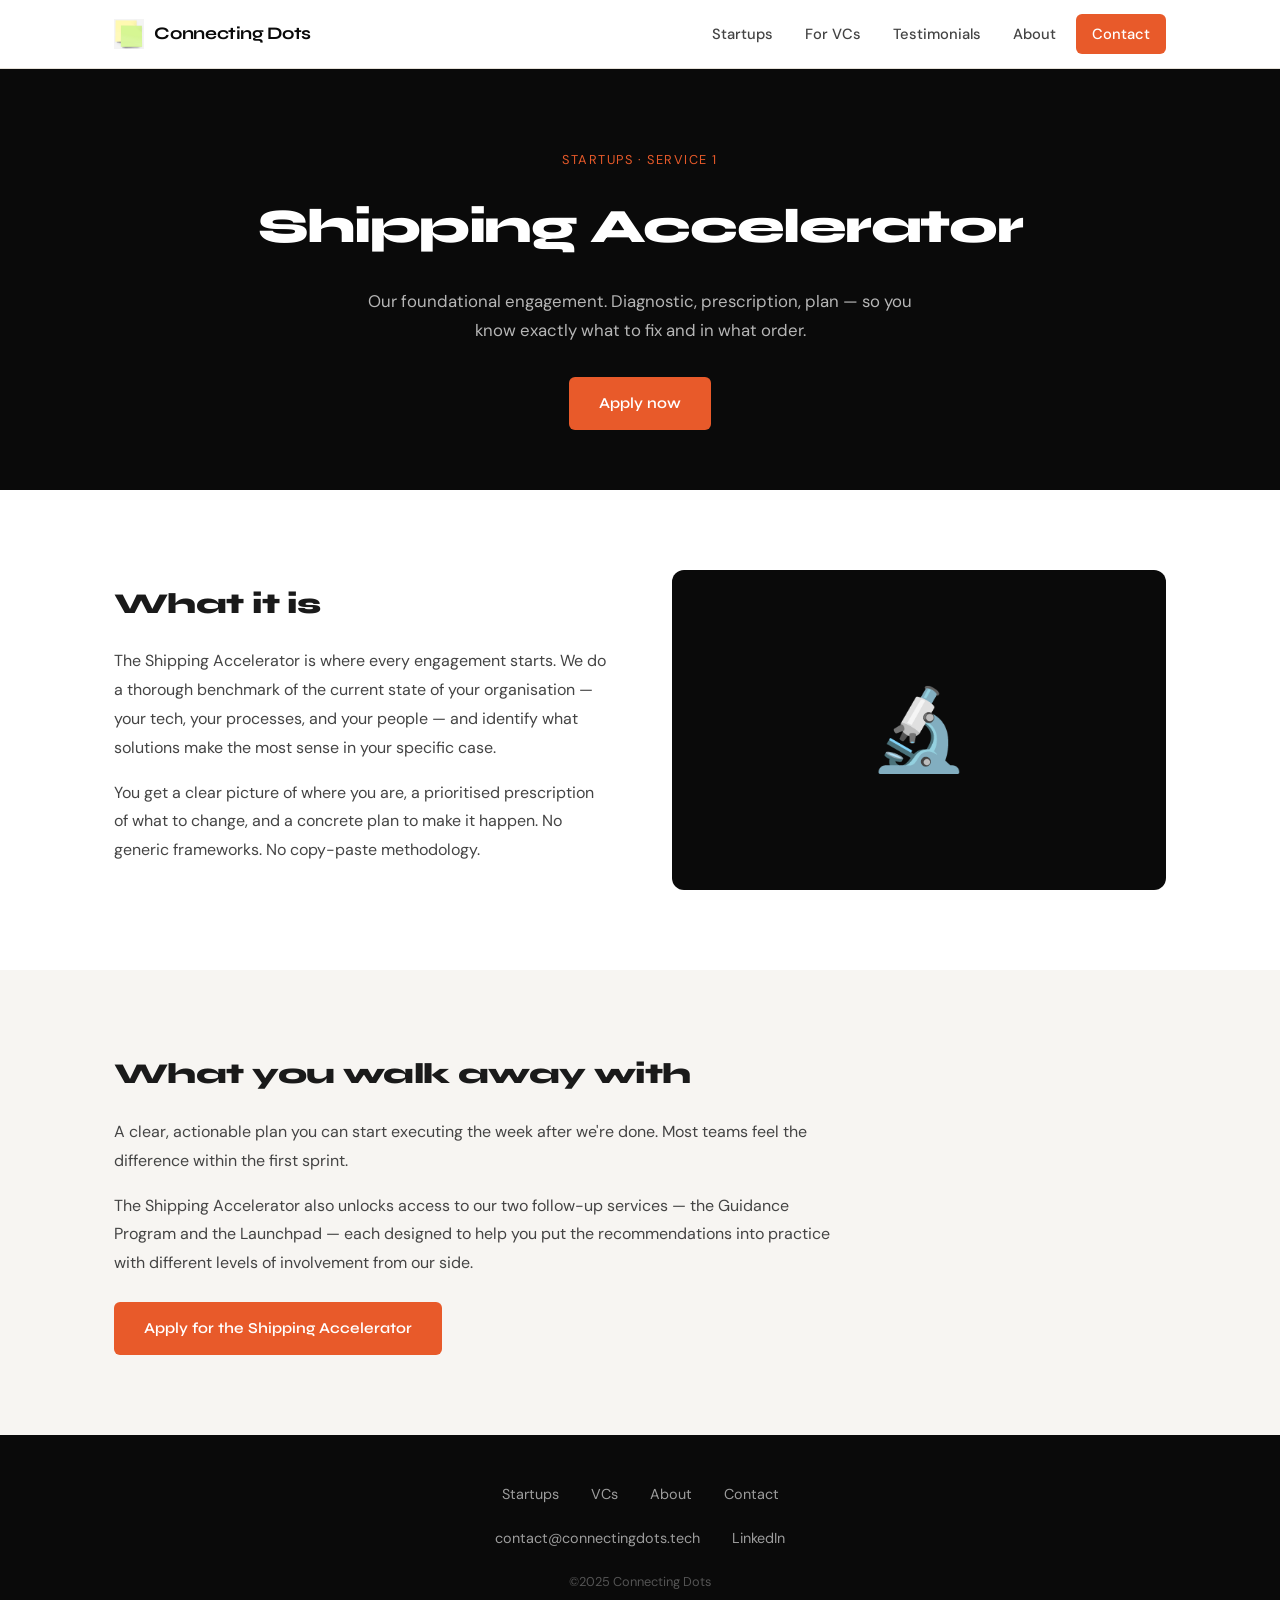
<file: shipping-accelerator.html>
<!DOCTYPE html>
<html lang="en">
<head>
  <meta charset="UTF-8"/>
  <meta name="viewport" content="width=device-width, initial-scale=1.0"/>
  <title>Shipping Accelerator — Connecting Dots</title>
  <link rel="preconnect" href="https://fonts.googleapis.com">
  <link href="https://fonts.googleapis.com/css2?family=Syne:wght@400;600;700;800&family=DM+Sans:ital,wght@0,300;0,400;0,500;1,300&display=swap" rel="stylesheet">
  <link rel="stylesheet" href="style.css">
</head>
<body>
  <header class="nav-wrap">
    <nav class="nav">
      <a href="index.html" class="logo">
        <img src="logo.png" alt="Connecting Dots" onerror="this.style.display='none'">
        <span class="logo-text">Connecting Dots</span>
      </a>
      <button class="nav-toggle" aria-label="Toggle menu">&#9776;</button>
      <ul class="nav-links">
        <li><a href="index.html#services">Startups</a>
          <ul class="dropdown">
            <li><a href="shipping-accelerator.html">Shipping Accelerator</a></li>
            <li><a href="guidance-program.html">Guidance Program</a></li>
            <li><a href="launchpad.html">Launchpad</a></li>
          </ul>
        </li>
        <li><a href="vcs.html">For VCs</a>
          <ul class="dropdown">
            <li><a href="flash-audit.html">Flash Technical Audit</a></li>
            <li><a href="due-diligence.html">Deep Dive Due Diligence</a></li>
          </ul>
        </li>
        <li><a href="index.html#testimonials">Testimonials</a></li>
        <li><a href="about.html">About</a></li>
        <li><a href="contact.html" class="nav-cta">Contact</a></li>
      </ul>
    </nav>
  </header>

  <section class="page-hero">
    <div class="container">
      <p class="eyebrow">Startups · Service 1</p>
      <h1>Shipping Accelerator</h1>
      <p>Our foundational engagement. Diagnostic, prescription, plan — so you know exactly what to fix and in what order.</p>
      <a href="contact.html" class="btn btn-primary">Apply now</a>
    </div>
  </section>

  <section class="content-section">
    <div class="container two-col">
      <div>
        <h2>What it is</h2>
        <p>The Shipping Accelerator is where every engagement starts. We do a thorough benchmark of the current state of your organisation — your tech, your processes, and your people — and identify what solutions make the most sense in your specific case.</p>
        <p>You get a clear picture of where you are, a prioritised prescription of what to change, and a concrete plan to make it happen. No generic frameworks. No copy-paste methodology.</p>
      </div>
      <div class="visual">🔬</div>
    </div>
  </section>

  <section class="content-section alt">
    <div class="container">
      <h2>What you walk away with</h2>
      <p>A clear, actionable plan you can start executing the week after we're done. Most teams feel the difference within the first sprint.</p>
      <p>The Shipping Accelerator also unlocks access to our two follow-up services — the Guidance Program and the Launchpad — each designed to help you put the recommendations into practice with different levels of involvement from our side.</p>
      <a href="contact.html" class="btn btn-primary" style="margin-top:8px">Apply for the Shipping Accelerator</a>
    </div>
  </section>

  <footer class="footer">
    <div class="container footer-inner">
      <div class="footer-links">
        <a href="index.html">Startups</a>
        <a href="vcs.html">VCs</a>
        <a href="about.html">About</a>
        <a href="contact.html">Contact</a>
      </div>
      <div class="footer-contact">
        <a href="mailto:contact@connectingdots.tech">contact@connectingdots.tech</a>
        <a href="https://www.linkedin.com/company/connecting-dots-tech" target="_blank" rel="noopener">LinkedIn</a>
      </div>
      <p class="footer-copy">©2025 Connecting Dots</p>
    </div>
  </footer>
  <script>document.querySelector('.nav-toggle').addEventListener('click',()=>document.querySelector('.nav-links').classList.toggle('open'));</script>
</body>
</html>
</file>
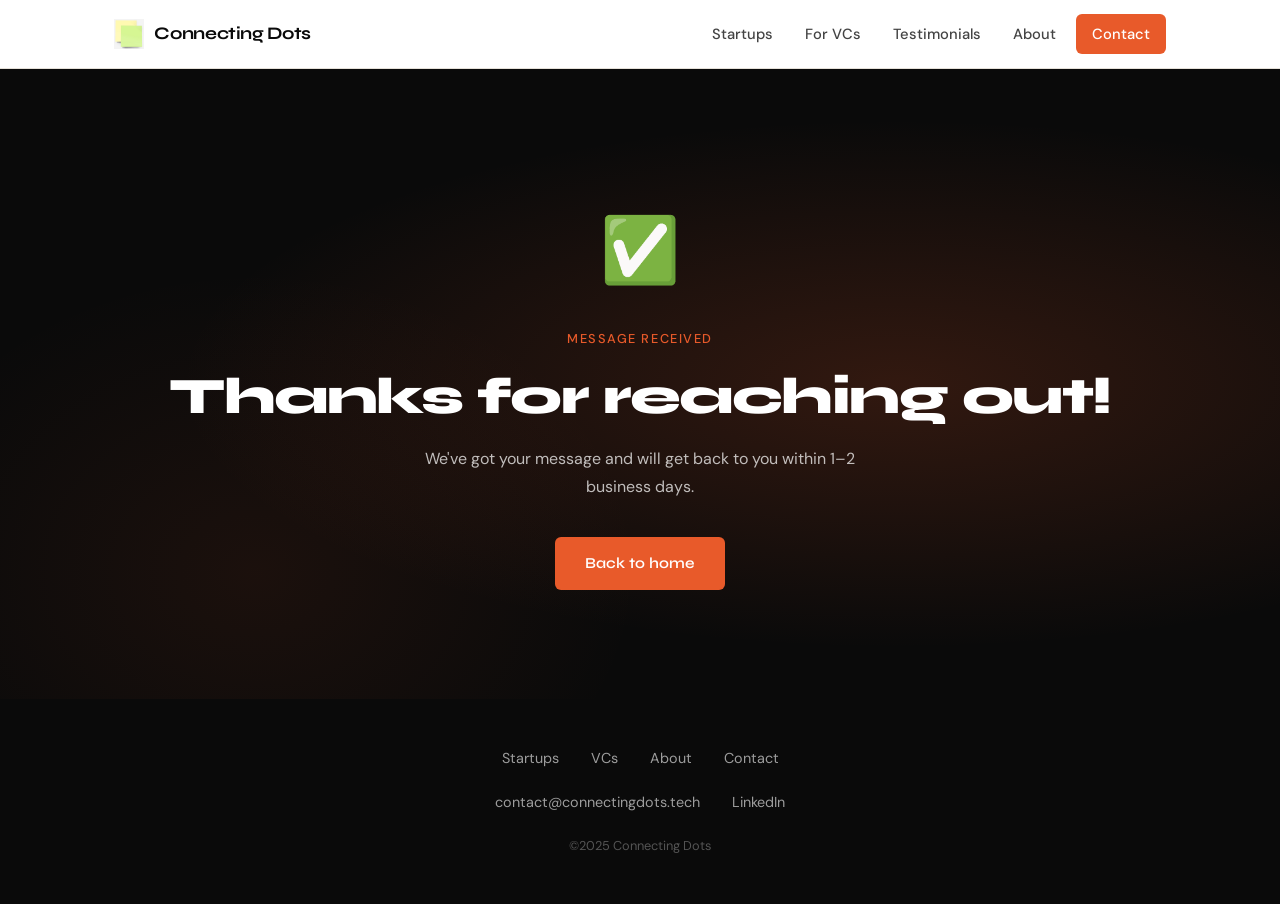
<file: thanks.html>
<!DOCTYPE html>
<html lang="en">
<head>
  <meta charset="UTF-8"/>
  <meta name="viewport" content="width=device-width, initial-scale=1.0"/>
  <title>Message Sent — Connecting Dots</title>
  <link rel="preconnect" href="https://fonts.googleapis.com">
  <link href="https://fonts.googleapis.com/css2?family=Syne:wght@400;600;700;800&family=DM+Sans:ital,wght@0,300;0,400;0,500;1,300&display=swap" rel="stylesheet">
  <link rel="stylesheet" href="style.css">
</head>
<body>
  <header class="nav-wrap">
    <nav class="nav">
      <a href="index.html" class="logo">
        <img src="logo.png" alt="Connecting Dots" onerror="this.style.display='none'">
        <span class="logo-text">Connecting Dots</span>
      </a>
      <button class="nav-toggle" aria-label="Toggle menu">&#9776;</button>
      <ul class="nav-links">
        <li><a href="index.html#services">Startups</a>
          <ul class="dropdown">
            <li><a href="shipping-accelerator.html">Shipping Accelerator</a></li>
            <li><a href="guidance-program.html">Guidance Program</a></li>
            <li><a href="launchpad.html">Launchpad</a></li>
          </ul>
        </li>
        <li><a href="vcs.html">For VCs</a>
          <ul class="dropdown">
            <li><a href="flash-audit.html">Flash Technical Audit</a></li>
            <li><a href="due-diligence.html">Deep Dive Due Diligence</a></li>
          </ul>
        </li>
        <li><a href="index.html#testimonials">Testimonials</a></li>
        <li><a href="about.html">About</a></li>
        <li><a href="contact.html" class="nav-cta">Contact</a></li>
      </ul>
    </nav>
  </header>

  <section class="hero" style="min-height: 70vh; display: flex; align-items: center;">
    <div class="hero-bg"></div>
    <div class="container" style="text-align: center; position: relative; z-index: 1;">
      <div style="font-size: 4rem; margin-bottom: 24px;">✅</div>
      <p class="hero-eyebrow">Message received</p>
      <h1 style="margin-bottom: 20px;">Thanks for reaching out!</h1>
      <p class="hero-sub" style="margin: 0 auto 36px; max-width: 480px;">
        We've got your message and will get back to you within 1–2 business days.
      </p>
      <a href="index.html" class="btn btn-primary">Back to home</a>
    </div>
  </section>

  <footer class="footer">
    <div class="container footer-inner">
      <div class="footer-links">
        <a href="index.html">Startups</a>
        <a href="vcs.html">VCs</a>
        <a href="about.html">About</a>
        <a href="contact.html">Contact</a>
      </div>
      <div class="footer-contact">
        <a href="mailto:contact@connectingdots.tech">contact@connectingdots.tech</a>
        <a href="https://www.linkedin.com/company/connecting-dots-tech" target="_blank" rel="noopener">LinkedIn</a>
      </div>
      <p class="footer-copy">©2025 Connecting Dots</p>
    </div>
  </footer>
  <script>document.querySelector('.nav-toggle').addEventListener('click',()=>document.querySelector('.nav-links').classList.toggle('open'));</script>
</body>
</html>
</file>
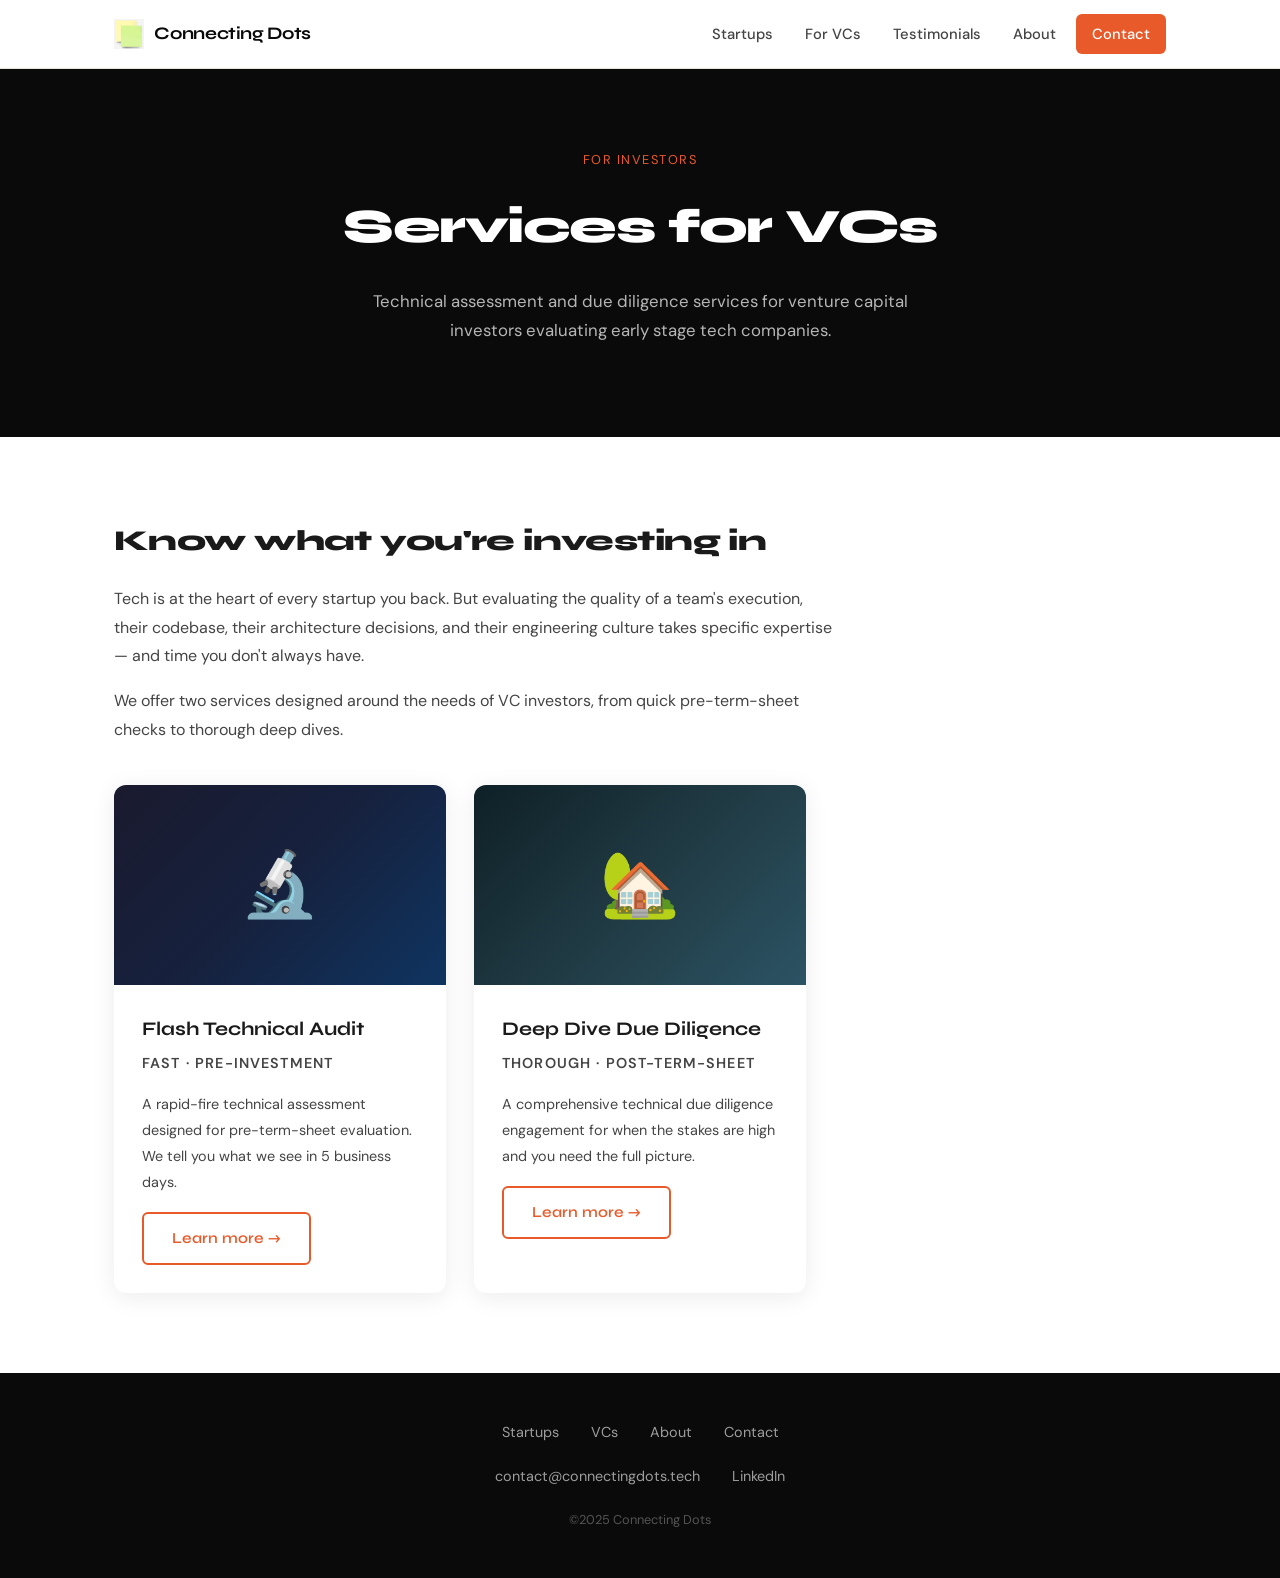
<file: vcs.html>
<!DOCTYPE html>
<html lang="en">
<head>
  <meta charset="UTF-8"/>
  <meta name="viewport" content="width=device-width, initial-scale=1.0"/>
  <title>For VCs — Connecting Dots</title>
  <link rel="preconnect" href="https://fonts.googleapis.com">
  <link href="https://fonts.googleapis.com/css2?family=Syne:wght@400;600;700;800&family=DM+Sans:ital,wght@0,300;0,400;0,500;1,300&display=swap" rel="stylesheet">
  <link rel="stylesheet" href="style.css">
</head>
<body>
  <header class="nav-wrap">
    <nav class="nav">
      <a href="index.html" class="logo"><img src="logo.png" alt="" onerror="this.style.display='none'"><span class="logo-text">Connecting Dots</span></a>
      <button class="nav-toggle">&#9776;</button>
      <ul class="nav-links">
        <li><a href="index.html#services">Startups</a><ul class="dropdown"><li><a href="shipping-accelerator.html">Shipping Accelerator</a></li><li><a href="guidance-program.html">Guidance Program</a></li><li><a href="launchpad.html">Launchpad</a></li></ul></li>
        <li><a href="vcs.html">For VCs</a><ul class="dropdown"><li><a href="flash-audit.html">Flash Technical Audit</a></li><li><a href="due-diligence.html">Deep Dive Due Diligence</a></li></ul></li>
        <li><a href="index.html#testimonials">Testimonials</a></li>
        <li><a href="about.html">About</a></li>
        <li><a href="contact.html" class="nav-cta">Contact</a></li>
      </ul>
    </nav>
  </header>
  <section class="page-hero">
    <div class="container">
      <p class="eyebrow">For Investors</p>
      <h1>Services for VCs</h1>
      <p>Technical assessment and due diligence services for venture capital investors evaluating early stage tech companies.</p>
    </div>
  </section>
  <section class="content-section">
    <div class="container">
      <h2>Know what you're investing in</h2>
      <p>Tech is at the heart of every startup you back. But evaluating the quality of a team's execution, their codebase, their architecture decisions, and their engineering culture takes specific expertise — and time you don't always have.</p>
      <p>We offer two services designed around the needs of VC investors, from quick pre-term-sheet checks to thorough deep dives.</p>
      <div class="services-grid" style="margin-top: 40px;">
        <div class="service-card">
          <div class="service-img service-img-1"></div>
          <div class="service-body">
            <h3>Flash Technical Audit</h3>
            <p class="service-tag">Fast · Pre-investment</p>
            <p>A rapid-fire technical assessment designed for pre-term-sheet evaluation. We tell you what we see in 5 business days.</p>
            <a href="flash-audit.html" class="btn btn-outline">Learn more →</a>
          </div>
        </div>
        <div class="service-card">
          <div class="service-img service-img-2"></div>
          <div class="service-body">
            <h3>Deep Dive Due Diligence</h3>
            <p class="service-tag">Thorough · Post-term-sheet</p>
            <p>A comprehensive technical due diligence engagement for when the stakes are high and you need the full picture.</p>
            <a href="due-diligence.html" class="btn btn-outline">Learn more →</a>
          </div>
        </div>
      </div>
    </div>
  </section>
  <footer class="footer"><div class="container footer-inner"><div class="footer-links"><a href="index.html">Startups</a><a href="vcs.html">VCs</a><a href="about.html">About</a><a href="contact.html">Contact</a></div><div class="footer-contact"><a href="mailto:contact@connectingdots.tech">contact@connectingdots.tech</a><a href="https://www.linkedin.com/company/connecting-dots-tech" target="_blank">LinkedIn</a></div><p class="footer-copy">©2025 Connecting Dots</p></div></footer>
  <script>document.querySelector('.nav-toggle').addEventListener('click',()=>document.querySelector('.nav-links').classList.toggle('open'));</script>
</body>
</html>
</file>
<file: style.css>
/* ===========================
   CONNECTING DOTS — STYLESHEET
   =========================== */

:root {
  --black: #0a0a0a;
  --white: #ffffff;
  --off-white: #f7f5f2;
  --accent: #e85a2a;
  --accent-light: #ff7a45;
  --dark: #1a1a1a;
  --mid: #444;
  --light-text: #888;
  --border: #e5e0d8;
  --card-bg: #ffffff;
  --section-alt: #f7f5f2;
  --font-display: 'Syne', sans-serif;
  --font-body: 'DM Sans', sans-serif;
  --radius: 12px;
  --shadow: 0 4px 24px rgba(0,0,0,0.08);
  --shadow-lg: 0 12px 48px rgba(0,0,0,0.12);
}

*, *::before, *::after { box-sizing: border-box; margin: 0; padding: 0; }

html { scroll-behavior: smooth; }

body {
  font-family: var(--font-body);
  color: var(--dark);
  background: var(--white);
  font-size: 16px;
  line-height: 1.65;
  -webkit-font-smoothing: antialiased;
}

/* ---- LAYOUT ---- */
.container {
  max-width: 1100px;
  margin: 0 auto;
  padding: 0 24px;
}

/* ---- NAV ---- */
.nav-wrap {
  position: sticky;
  top: 0;
  z-index: 100;
  background: rgba(255,255,255,0.96);
  backdrop-filter: blur(12px);
  border-bottom: 1px solid var(--border);
}

.nav {
  max-width: 1100px;
  margin: 0 auto;
  padding: 0 24px;
  height: 68px;
  display: flex;
  align-items: center;
  justify-content: space-between;
  gap: 32px;
}

.logo {
  display: flex;
  align-items: center;
  gap: 10px;
  text-decoration: none;
  color: var(--black);
}

.logo img { height: 30px; }

.logo-text {
  font-family: var(--font-display);
  font-weight: 700;
  font-size: 1.1rem;
  letter-spacing: -0.02em;
}

.nav-links {
  display: flex;
  align-items: center;
  gap: 8px;
  list-style: none;
}

.nav-links > li {
  position: relative;
}

.nav-links > li > a {
  text-decoration: none;
  color: var(--mid);
  font-size: 0.92rem;
  font-weight: 500;
  padding: 8px 12px;
  border-radius: 6px;
  transition: background 0.15s, color 0.15s;
  display: block;
}

.nav-links > li > a:hover {
  background: var(--off-white);
  color: var(--black);
}

.nav-links a.nav-cta {
  background: var(--accent);
  color: var(--white) !important;
  padding: 8px 16px;
}

.nav-links a.nav-cta:hover {
  background: var(--accent-light);
}

/* Dropdowns */
.dropdown {
  display: none;
  position: absolute;
  top: 100%;
  left: 0;
  background: var(--white);
  border: 1px solid var(--border);
  border-radius: var(--radius);
  padding: 8px;
  min-width: 200px;
  list-style: none;
  box-shadow: var(--shadow-lg);
  z-index: 200;
}

.dropdown li a {
  display: block;
  padding: 8px 12px;
  text-decoration: none;
  color: var(--mid);
  font-size: 0.88rem;
  border-radius: 6px;
  transition: background 0.1s;
}

.dropdown li a:hover {
  background: var(--off-white);
  color: var(--black);
}

.nav-links > li:hover .dropdown {
  display: block;
}

.nav-toggle {
  display: none;
  background: none;
  border: none;
  font-size: 1.4rem;
  cursor: pointer;
  color: var(--dark);
}

/* ---- BUTTONS ---- */
.btn {
  display: inline-block;
  text-decoration: none;
  font-family: var(--font-display);
  font-weight: 600;
  font-size: 0.95rem;
  padding: 12px 28px;
  border-radius: 6px;
  transition: all 0.2s;
  cursor: pointer;
  border: 2px solid transparent;
}

.btn-primary {
  background: var(--accent);
  color: var(--white);
}

.btn-primary:hover {
  background: var(--accent-light);
  transform: translateY(-1px);
  box-shadow: 0 6px 20px rgba(232,90,42,0.3);
}

.btn-outline {
  border-color: var(--accent);
  color: var(--accent);
  background: transparent;
}

.btn-outline:hover {
  background: var(--accent);
  color: var(--white);
}

/* ---- HERO ---- */
.hero {
  position: relative;
  padding: 100px 0 80px;
  overflow: hidden;
  background: var(--black);
  color: var(--white);
}

.hero-bg {
  position: absolute;
  inset: 0;
  background: radial-gradient(ellipse 80% 60% at 70% 50%, rgba(232,90,42,0.18) 0%, transparent 70%),
              radial-gradient(ellipse 50% 80% at 20% 80%, rgba(232,90,42,0.08) 0%, transparent 60%);
  pointer-events: none;
}

.hero-inner {
  display: grid;
  grid-template-columns: 1fr 1fr;
  gap: 64px;
  align-items: center;
}

.hero-eyebrow {
  font-size: 0.8rem;
  font-weight: 500;
  letter-spacing: 0.12em;
  text-transform: uppercase;
  color: var(--accent);
  margin-bottom: 20px;
}

.hero h1 {
  font-family: var(--font-display);
  font-size: clamp(2.2rem, 4vw, 3.2rem);
  font-weight: 800;
  line-height: 1.1;
  letter-spacing: -0.03em;
  margin-bottom: 28px;
}

.hero h1 em {
  font-style: normal;
  color: var(--accent);
}

.hero-sub {
  font-size: 1rem;
  color: rgba(255,255,255,0.72);
  line-height: 1.75;
  margin-bottom: 36px;
  max-width: 480px;
}

.hero-image {
  display: flex;
  flex-direction: column;
  gap: 16px;
  animation: fadeUp 0.8s ease 0.2s both;
}

.hero-card {
  background: rgba(255,255,255,0.06);
  border: 1px solid rgba(255,255,255,0.12);
  border-radius: var(--radius);
  padding: 20px 24px;
  display: flex;
  align-items: center;
  gap: 16px;
  font-size: 1rem;
  font-weight: 500;
  color: var(--white);
  transition: background 0.2s;
}

.hero-card:hover {
  background: rgba(255,255,255,0.1);
}

.hero-card-icon {
  font-size: 1.5rem;
  flex-shrink: 0;
}

/* ---- PILLARS ---- */
.pillars {
  padding: 80px 0;
  background: var(--off-white);
}

.pillars-grid {
  display: grid;
  grid-template-columns: repeat(3, 1fr);
  gap: 32px;
}

.pillar {
  background: var(--white);
  border-radius: var(--radius);
  padding: 32px;
  box-shadow: var(--shadow);
  transition: transform 0.2s;
}

.pillar:hover {
  transform: translateY(-4px);
}

.pillar-icon {
  font-size: 2rem;
  margin-bottom: 16px;
}

.pillar h3 {
  font-family: var(--font-display);
  font-size: 1.1rem;
  font-weight: 700;
  margin-bottom: 12px;
}

.pillar p {
  font-size: 0.93rem;
  color: var(--mid);
  line-height: 1.7;
}

/* ---- IS THIS YOU ---- */
.fit-section {
  padding: 100px 0;
  background: var(--white);
}

.fit-grid {
  display: grid;
  grid-template-columns: 1fr 1fr;
  gap: 48px;
  align-items: start;
}

.fit-col h2 {
  font-family: var(--font-display);
  font-size: 1.6rem;
  font-weight: 800;
  margin-bottom: 28px;
  letter-spacing: -0.02em;
}

.fit-col ul {
  list-style: none;
  display: flex;
  flex-direction: column;
  gap: 14px;
}

.fit-col li {
  font-size: 0.95rem;
  line-height: 1.5;
  color: var(--mid);
  padding: 12px 16px;
  border-radius: 8px;
  background: var(--off-white);
}

.fit-no li {
  background: #fff5f2;
}

.fit-cta-text {
  margin-top: 28px;
  font-size: 1.1rem;
  color: var(--accent);
  font-weight: 500;
}

/* ---- SERVICES ---- */
.services {
  padding: 100px 0;
  background: var(--section-alt);
}

.section-header {
  text-align: center;
  max-width: 640px;
  margin: 0 auto 60px;
}

.section-header h2 {
  font-family: var(--font-display);
  font-size: clamp(1.8rem, 3vw, 2.4rem);
  font-weight: 800;
  letter-spacing: -0.03em;
  margin-bottom: 16px;
}

.section-header p {
  color: var(--mid);
  font-size: 1rem;
  line-height: 1.75;
}

.services-grid {
  display: grid;
  grid-template-columns: repeat(3, 1fr);
  gap: 28px;
}

.service-card {
  background: var(--white);
  border-radius: var(--radius);
  overflow: hidden;
  box-shadow: var(--shadow);
  transition: transform 0.2s, box-shadow 0.2s;
}

.service-card:hover {
  transform: translateY(-6px);
  box-shadow: var(--shadow-lg);
}

.service-img {
  height: 200px;
  background-size: cover;
  background-position: center;
}

.service-img-1 {
  background: linear-gradient(135deg, #1a1a2e 0%, #16213e 50%, #0f3460 100%);
  display: flex;
  align-items: center;
  justify-content: center;
  font-size: 4rem;
}

.service-img-1::after { content: "🔬"; font-size: 4rem; }
.service-img-2::after { content: "🏡"; font-size: 4rem; }
.service-img-3::after { content: "🚀"; font-size: 4rem; }

.service-img-1, .service-img-2, .service-img-3 {
  display: flex;
  align-items: center;
  justify-content: center;
}

.service-img-2 {
  background: linear-gradient(135deg, #0f2027, #203a43, #2c5364);
}

.service-img-3 {
  background: linear-gradient(135deg, #1a1a1a, #2d2d2d, #404040);
}

.service-body {
  padding: 28px;
}

.service-body h3 {
  font-family: var(--font-display);
  font-size: 1.2rem;
  font-weight: 700;
  margin-bottom: 6px;
}

.service-tag {
  font-size: 0.78rem;
  color: var(--accent);
  text-transform: uppercase;
  letter-spacing: 0.08em;
  font-weight: 600;
  margin-bottom: 12px;
}

.service-body p {
  font-size: 0.9rem;
  color: var(--mid);
  line-height: 1.65;
  margin-bottom: 20px;
}

/* ---- TESTIMONIALS ---- */
.testimonials {
  padding: 100px 0;
  background: var(--black);
  color: var(--white);
}

.testimonials h2 {
  font-family: var(--font-display);
  font-size: clamp(1.8rem, 3vw, 2.4rem);
  font-weight: 800;
  letter-spacing: -0.03em;
  text-align: center;
  margin-bottom: 52px;
}

.testimonial-card {
  display: flex;
  gap: 36px;
  background: rgba(255,255,255,0.05);
  border: 1px solid rgba(255,255,255,0.1);
  border-radius: 16px;
  padding: 48px;
  max-width: 860px;
  margin: 0 auto;
}

.testimonial-avatar {
  width: 64px;
  height: 64px;
  border-radius: 50%;
  background: var(--accent);
  display: flex;
  align-items: center;
  justify-content: center;
  font-family: var(--font-display);
  font-weight: 700;
  font-size: 1.1rem;
  color: white;
  flex-shrink: 0;
}

blockquote {
  font-size: 1rem;
  line-height: 1.8;
  color: rgba(255,255,255,0.82);
  font-style: italic;
  margin-bottom: 24px;
  border: none;
  padding: 0;
}

.testimonial-author strong {
  display: block;
  font-style: normal;
  font-weight: 600;
  color: var(--white);
  font-family: var(--font-display);
}

.testimonial-author span {
  font-size: 0.85rem;
  color: rgba(255,255,255,0.5);
  font-style: normal;
}

/* ---- FINAL CTA ---- */
.final-cta {
  padding: 100px 0;
  background: var(--off-white);
  text-align: center;
}

.final-cta h2 {
  font-family: var(--font-display);
  font-size: clamp(1.6rem, 3vw, 2.2rem);
  font-weight: 800;
  letter-spacing: -0.03em;
  max-width: 700px;
  margin: 0 auto 20px;
}

.final-cta p {
  color: var(--mid);
  font-size: 1rem;
  max-width: 600px;
  margin: 0 auto 36px;
  line-height: 1.75;
}

/* ---- FOOTER ---- */
.footer {
  background: var(--black);
  color: rgba(255,255,255,0.6);
  padding: 48px 0;
}

.footer-inner {
  display: flex;
  flex-direction: column;
  align-items: center;
  gap: 20px;
  text-align: center;
}

.footer-links {
  display: flex;
  gap: 32px;
  flex-wrap: wrap;
  justify-content: center;
}

.footer-links a, .footer-contact a {
  color: rgba(255,255,255,0.6);
  text-decoration: none;
  font-size: 0.9rem;
  transition: color 0.15s;
}

.footer-links a:hover, .footer-contact a:hover {
  color: var(--white);
}

.footer-contact {
  display: flex;
  gap: 32px;
}

.footer-copy {
  font-size: 0.8rem;
  color: rgba(255,255,255,0.3);
}

/* ---- INNER PAGE HERO ---- */
.page-hero {
  background: var(--black);
  color: var(--white);
  padding: 80px 0 60px;
  text-align: center;
}

.page-hero .eyebrow {
  font-size: 0.8rem;
  letter-spacing: 0.12em;
  text-transform: uppercase;
  color: var(--accent);
  margin-bottom: 16px;
}

.page-hero h1 {
  font-family: var(--font-display);
  font-size: clamp(2rem, 4vw, 3rem);
  font-weight: 800;
  letter-spacing: -0.03em;
  margin-bottom: 20px;
}

.page-hero p {
  color: rgba(255,255,255,0.7);
  font-size: 1.05rem;
  max-width: 560px;
  margin: 0 auto 32px;
  line-height: 1.75;
}

/* ---- CONTENT SECTIONS ---- */
.content-section {
  padding: 80px 0;
}

.content-section.alt {
  background: var(--off-white);
}

.content-section h2 {
  font-family: var(--font-display);
  font-size: 1.8rem;
  font-weight: 800;
  letter-spacing: -0.02em;
  margin-bottom: 20px;
}

.content-section p {
  color: var(--mid);
  line-height: 1.8;
  margin-bottom: 16px;
  max-width: 720px;
}

.two-col {
  display: grid;
  grid-template-columns: 1fr 1fr;
  gap: 64px;
  align-items: center;
}

.two-col .visual {
  background: var(--black);
  border-radius: var(--radius);
  height: 320px;
  display: flex;
  align-items: center;
  justify-content: center;
  font-size: 5rem;
}

/* Contact form */
.contact-form {
  max-width: 560px;
  margin: 0 auto;
  display: flex;
  flex-direction: column;
  gap: 20px;
}

.form-group {
  display: flex;
  flex-direction: column;
  gap: 6px;
}

.form-group label {
  font-size: 0.88rem;
  font-weight: 500;
  color: var(--dark);
}

.form-group input,
.form-group textarea,
.form-group select {
  padding: 12px 16px;
  border: 1.5px solid var(--border);
  border-radius: 8px;
  font-family: var(--font-body);
  font-size: 0.95rem;
  color: var(--dark);
  background: var(--white);
  transition: border-color 0.15s;
  outline: none;
}

.form-group input:focus,
.form-group textarea:focus,
.form-group select:focus {
  border-color: var(--accent);
}

.form-group textarea {
  min-height: 140px;
  resize: vertical;
}

/* ---- ANIMATIONS ---- */
@keyframes fadeUp {
  from { opacity: 0; transform: translateY(24px); }
  to { opacity: 1; transform: translateY(0); }
}

.hero-text {
  animation: fadeUp 0.7s ease both;
}

/* ---- RESPONSIVE ---- */
@media (max-width: 900px) {
  .hero-inner { grid-template-columns: 1fr; gap: 40px; }
  .pillars-grid { grid-template-columns: 1fr; gap: 20px; }
  .services-grid { grid-template-columns: 1fr; }
  .fit-grid { grid-template-columns: 1fr; }
  .two-col { grid-template-columns: 1fr; }
}

@media (max-width: 700px) {
  .nav-links {
    display: none;
    position: absolute;
    top: 68px;
    left: 0;
    right: 0;
    background: var(--white);
    flex-direction: column;
    padding: 16px;
    border-bottom: 1px solid var(--border);
    box-shadow: var(--shadow-lg);
    gap: 4px;
    align-items: stretch;
  }
  .nav-links.open { display: flex; }
  .nav-links > li > a { padding: 12px 16px; }
  .dropdown { position: static; box-shadow: none; border: none; background: var(--off-white); }
  .nav-toggle { display: block; }
  .testimonial-card { flex-direction: column; padding: 32px 24px; }
  .footer-links, .footer-contact { gap: 16px; }
}
</file>
